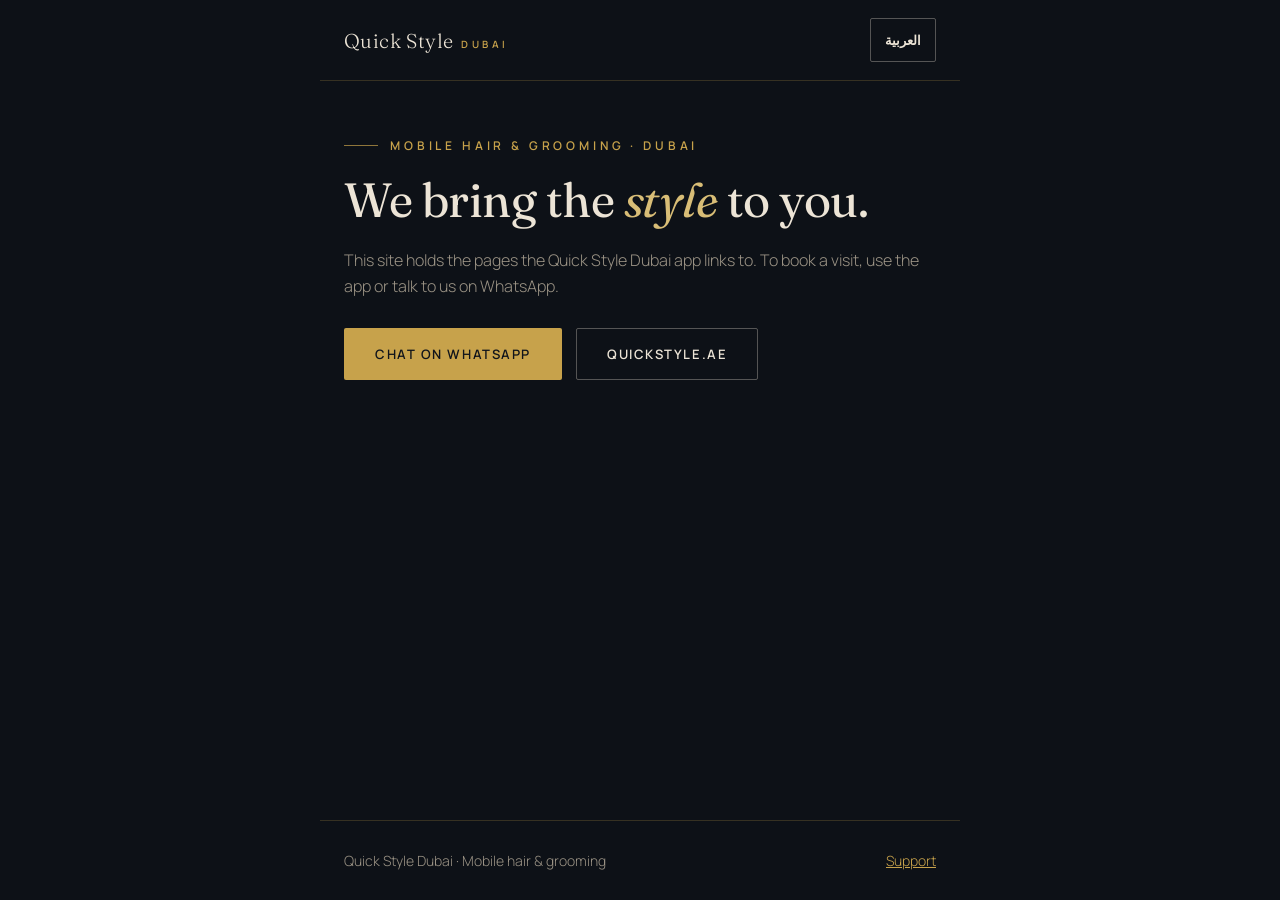
<file: index.html>
<!doctype html>
<html lang="en" dir="ltr">
<head>
<meta charset="utf-8">
<meta name="viewport" content="width=device-width,initial-scale=1">
<meta name="robots" content="noindex">
<title>Quick Style Dubai</title>
<link rel="icon" href="assets/favicon.svg" type="image/svg+xml">
<link rel="preconnect" href="https://fonts.googleapis.com">
<link rel="preconnect" href="https://fonts.gstatic.com" crossorigin>
<link rel="stylesheet" href="https://fonts.googleapis.com/css2?family=Amiri:wght@400;700&family=Fraunces:wght@300;400&family=IBM+Plex+Sans+Arabic:wght@300;500&family=Manrope:wght@300;500;600&display=swap">
<link rel="stylesheet" href="assets/style.css">
</head>
<body lang="en">
<span hidden id="titles" data-en="Quick Style Dubai" data-ar="كويك ستايل دبي"></span>
<header><a class="brand" href="./"><span class="en">Quick Style<small>Dubai</small></span><span class="ar">كويك ستايل<small>دبي</small></span></a><button id="lang" class="lang" type="button"><span class="en">العربية</span><span class="ar">English</span></button></header>
<main>
<p class="eyebrow"><span class="en">Mobile hair &amp; grooming · Dubai</span><span class="ar">العناية بالشعر والحلاقة · دبي</span></p>
<h1><span class="en">We bring the <em>style</em> to you.</span><span class="ar">نأتيكم بالأناقة إلى <em>باب بيتكم</em>.</span></h1>
<p><span class="en">This site holds the pages the Quick Style Dubai app links to. To book a visit, use the app or talk to us on WhatsApp.</span><span class="ar">يضم هذا الموقع الصفحات التي يرتبط بها تطبيق كويك ستايل دبي. للحجز استخدموا التطبيق أو تحدثوا إلينا عبر واتساب.</span></p>
<div class="actions"><a class="btn btn-gold" href="https://wa.me/971504896236"><span class="en">Chat on WhatsApp</span><span class="ar">تواصل عبر واتساب</span></a><a class="btn btn-ghost" href="https://quickstyle.ae">quickstyle.ae</a></div>
</main>
<footer><span class="en">Quick Style Dubai · Mobile hair &amp; grooming</span><span class="ar">كويك ستايل دبي · العناية بالشعر والحلاقة المتنقلة</span><a href="support/"><span class="en">Support</span><span class="ar">الدعم</span></a></footer>
<script src="assets/lang.js"></script>
</body>
</html>
</file>
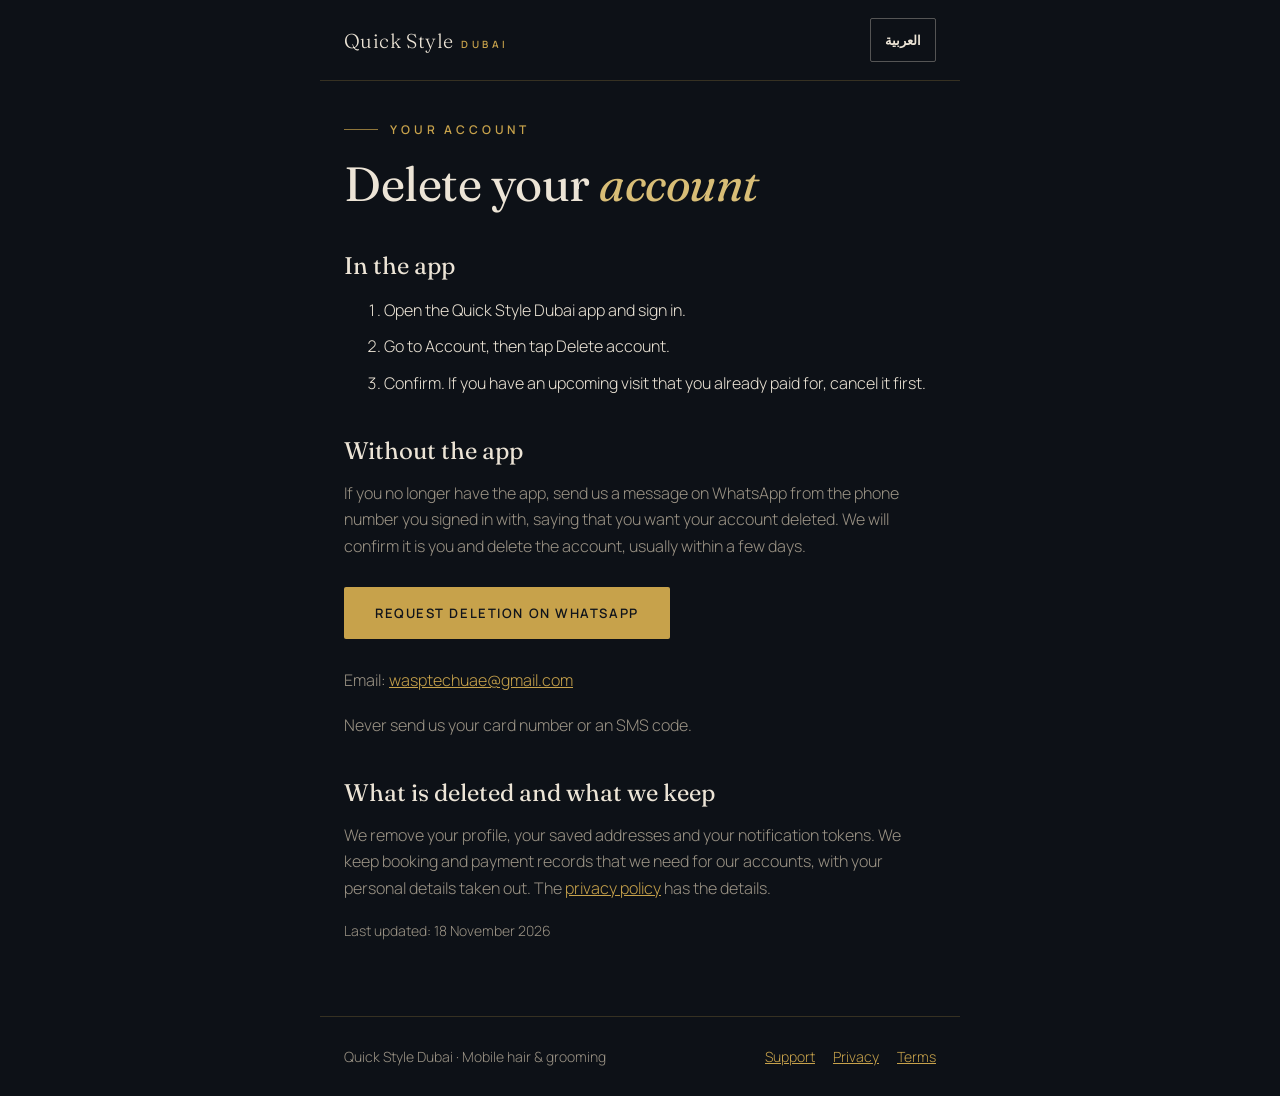
<file: delete-account/index.html>
<!doctype html>
<html lang="en" dir="ltr">
<head>
<meta charset="utf-8">
<meta name="viewport" content="width=device-width,initial-scale=1">
<meta name="robots" content="noindex">
<title>Delete your account · Quick Style Dubai</title>
<link rel="icon" href="../assets/favicon.svg" type="image/svg+xml">
<link rel="preconnect" href="https://fonts.googleapis.com">
<link rel="preconnect" href="https://fonts.gstatic.com" crossorigin>
<link rel="stylesheet" href="https://fonts.googleapis.com/css2?family=Amiri:wght@400;700&family=Fraunces:wght@300;400&family=IBM+Plex+Sans+Arabic:wght@300;500&family=Manrope:wght@300;500;600&display=swap">
<link rel="stylesheet" href="../assets/style.css">
</head>
<body lang="en">
<span hidden id="titles" data-en="Delete your account · Quick Style Dubai" data-ar="حذف الحساب · كويك ستايل دبي"></span>
<header><a class="brand" href="../"><span class="en">Quick Style<small>Dubai</small></span><span class="ar">كويك ستايل<small>دبي</small></span></a><button id="lang" class="lang" type="button"><span class="en">العربية</span><span class="ar">English</span></button></header>
<main class="doc">
<p class="eyebrow"><span class="en">Your account</span><span class="ar">حسابكم</span></p>
<h1><span class="en">Delete your <em>account</em></span><span class="ar">حذف <em>حسابكم</em></span></h1>
<h2><span class="en">In the app</span><span class="ar">من داخل التطبيق</span></h2>
<ol><li><span class="en">Open the Quick Style Dubai app and sign in.</span><span class="ar">افتحوا تطبيق كويك ستايل دبي وسجّلوا الدخول.</span></li><li><span class="en">Go to Account, then tap Delete account.</span><span class="ar">اذهبوا إلى الحساب ثم اضغطوا حذف الحساب.</span></li><li><span class="en">Confirm. If you have an upcoming visit that you already paid for, cancel it first.</span><span class="ar">أكّدوا الحذف. إذا كانت لديكم زيارة قادمة مدفوعة فألغوها أولًا.</span></li></ol>
<h2><span class="en">Without the app</span><span class="ar">بدون التطبيق</span></h2>
<p><span class="en">If you no longer have the app, send us a message on WhatsApp from the phone number you signed in with, saying that you want your account deleted. We will confirm it is you and delete the account, usually within a few days.</span><span class="ar">إذا لم يعد التطبيق لديكم، فراسلونا عبر واتساب من رقم الهاتف الذي سجّلتم به الدخول، واذكروا أنكم تريدون حذف حسابكم. سنتأكد أنه أنتم ثم نحذف الحساب، عادةً خلال بضعة أيام.</span></p>
<div class="actions"><a class="btn btn-gold" href="https://wa.me/971504896236"><span class="en">Request deletion on WhatsApp</span><span class="ar">اطلبوا الحذف عبر واتساب</span></a></div>
<p><span class="en">Email: <a href="mailto:wasptechuae@gmail.com">wasptechuae@gmail.com</a></span><span class="ar">البريد الإلكتروني: <a class="num" href="mailto:wasptechuae@gmail.com">wasptechuae@gmail.com</a></span></p>
<p><span class="en">Never send us your card number or an SMS code.</span><span class="ar">لا ترسلوا لنا أبدًا رقم بطاقتكم أو رمزًا وصلكم برسالة نصية.</span></p>
<h2><span class="en">What is deleted and what we keep</span><span class="ar">ما الذي يُحذف وما الذي نحتفظ به</span></h2>
<p><span class="en">We remove your profile, your saved addresses and your notification tokens. We keep booking and payment records that we need for our accounts, with your personal details taken out. The <a href="../privacy/">privacy policy</a> has the details.</span><span class="ar">نزيل ملفكم الشخصي وعناوينكم المحفوظة ورموز الإشعارات. ونحتفظ بسجلات الحجز والدفع التي نحتاجها لحساباتنا بعد إزالة بياناتكم الشخصية منها. التفاصيل في <a href="../privacy/">سياسة الخصوصية</a>.</span></p>
<p class="updated"><span class="en">Last updated: 18 November 2026</span><span class="ar">آخر تحديث: <span class="num">18</span> نوفمبر <span class="num">2026</span></span></p>
</main>
<footer><span class="en">Quick Style Dubai · Mobile hair &amp; grooming</span><span class="ar">كويك ستايل دبي · العناية بالشعر والحلاقة المتنقلة</span><span class="links"><a href="../support/"><span class="en">Support</span><span class="ar">الدعم</span></a><a href="../privacy/"><span class="en">Privacy</span><span class="ar">الخصوصية</span></a><a href="../terms/"><span class="en">Terms</span><span class="ar">الشروط</span></a></span></footer>
<script src="../assets/lang.js"></script>
</body>
</html>
</file>
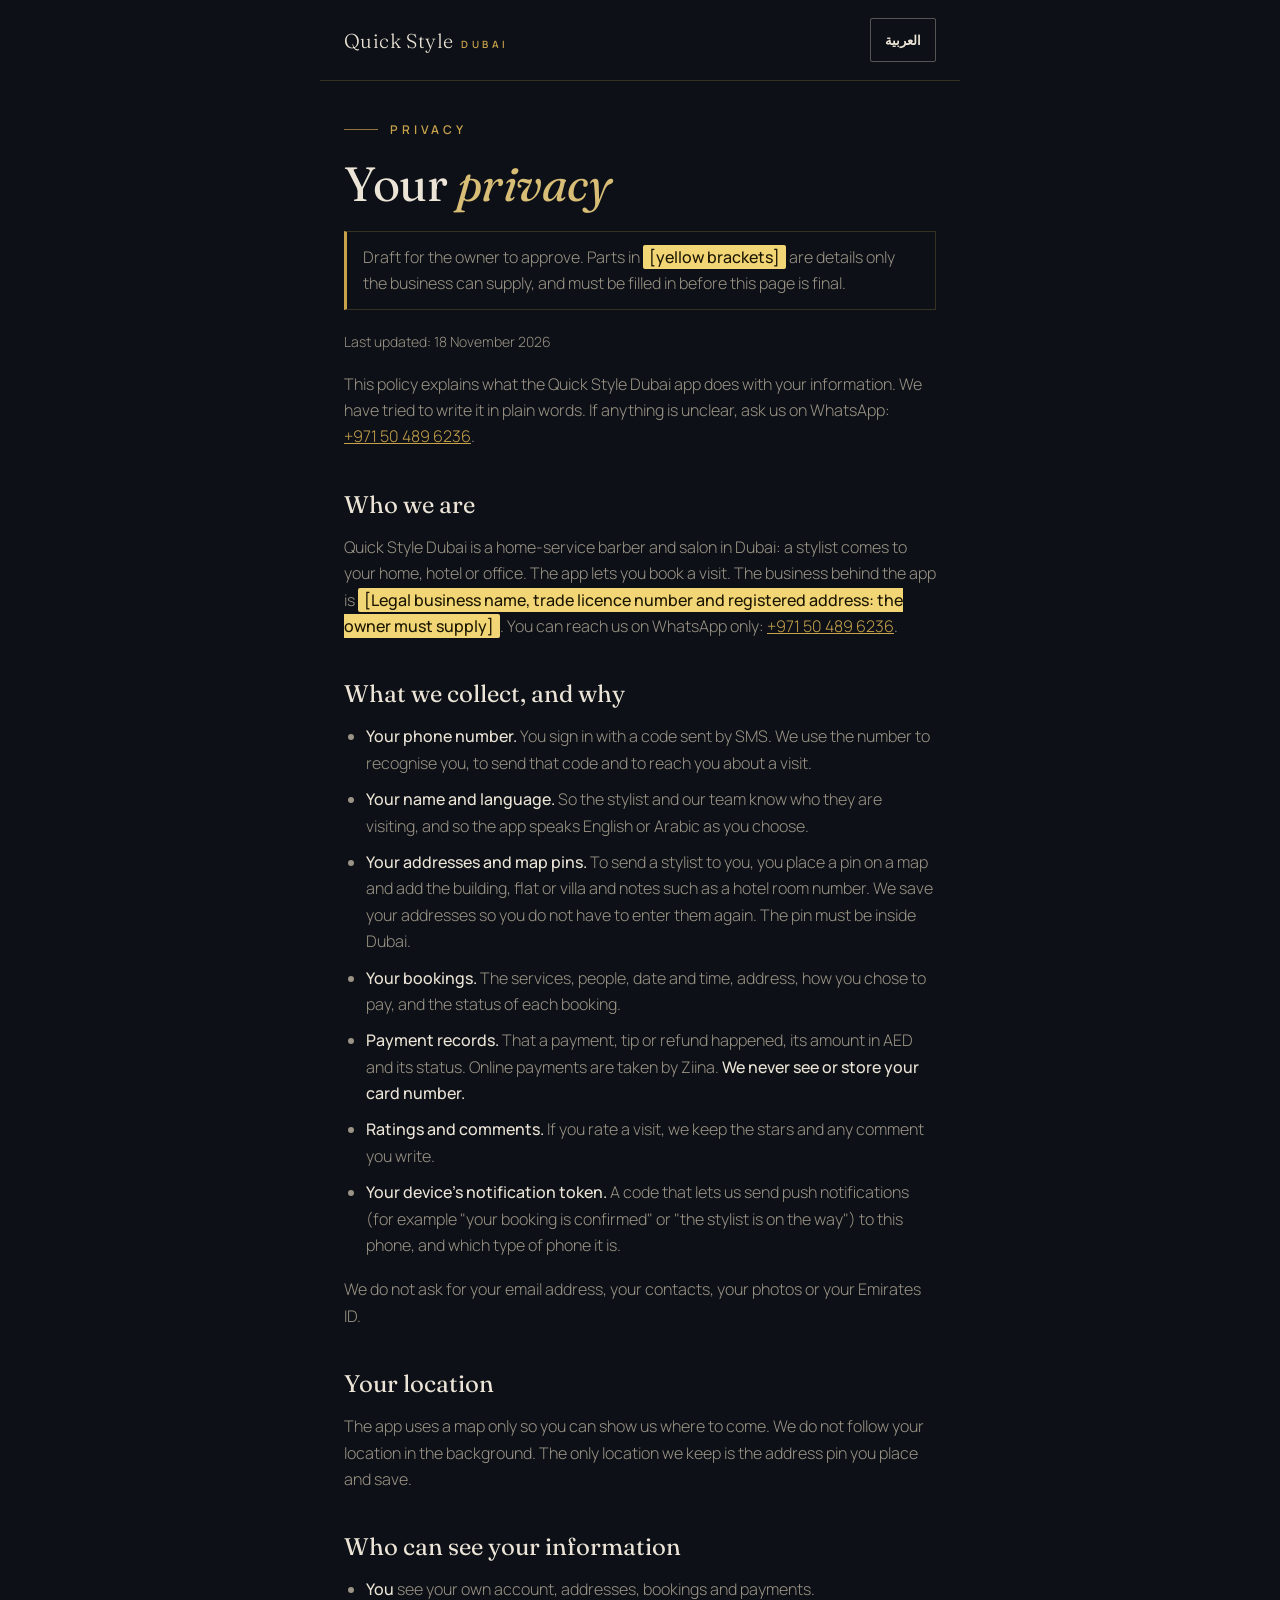
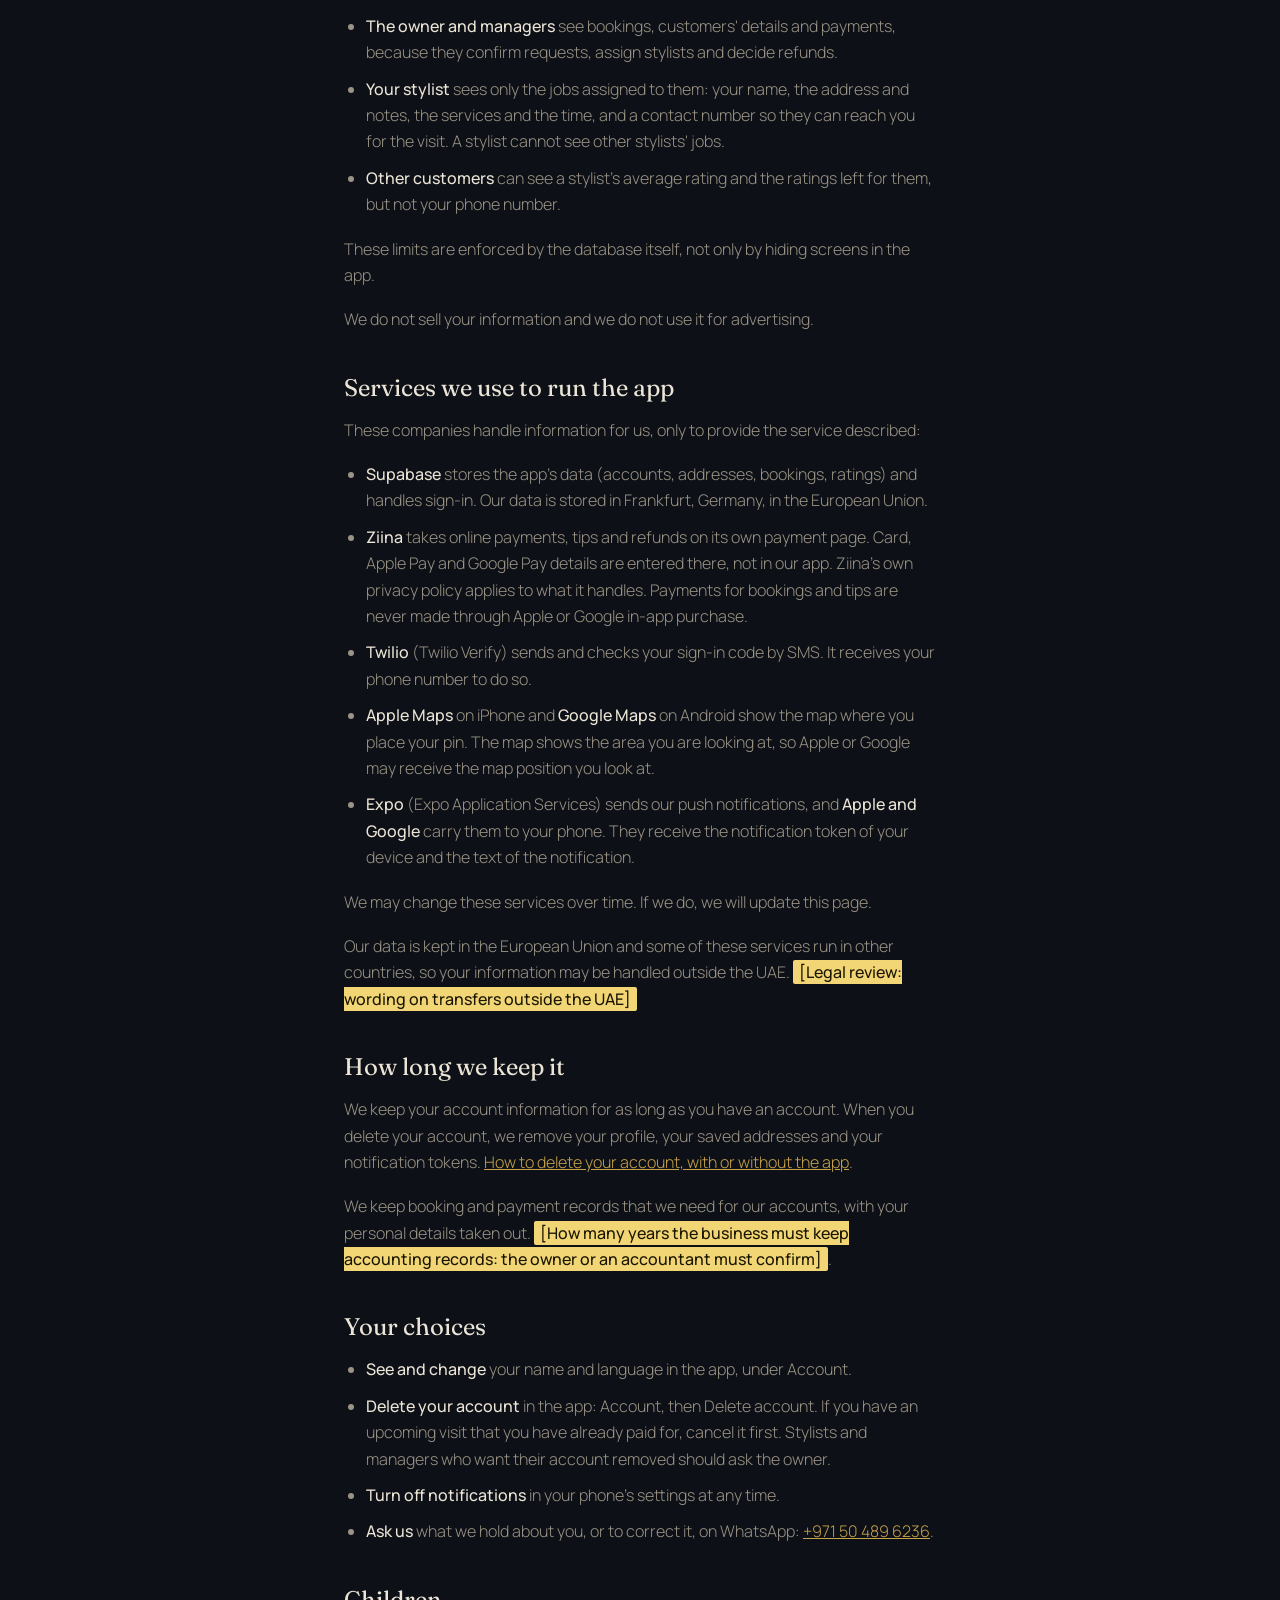
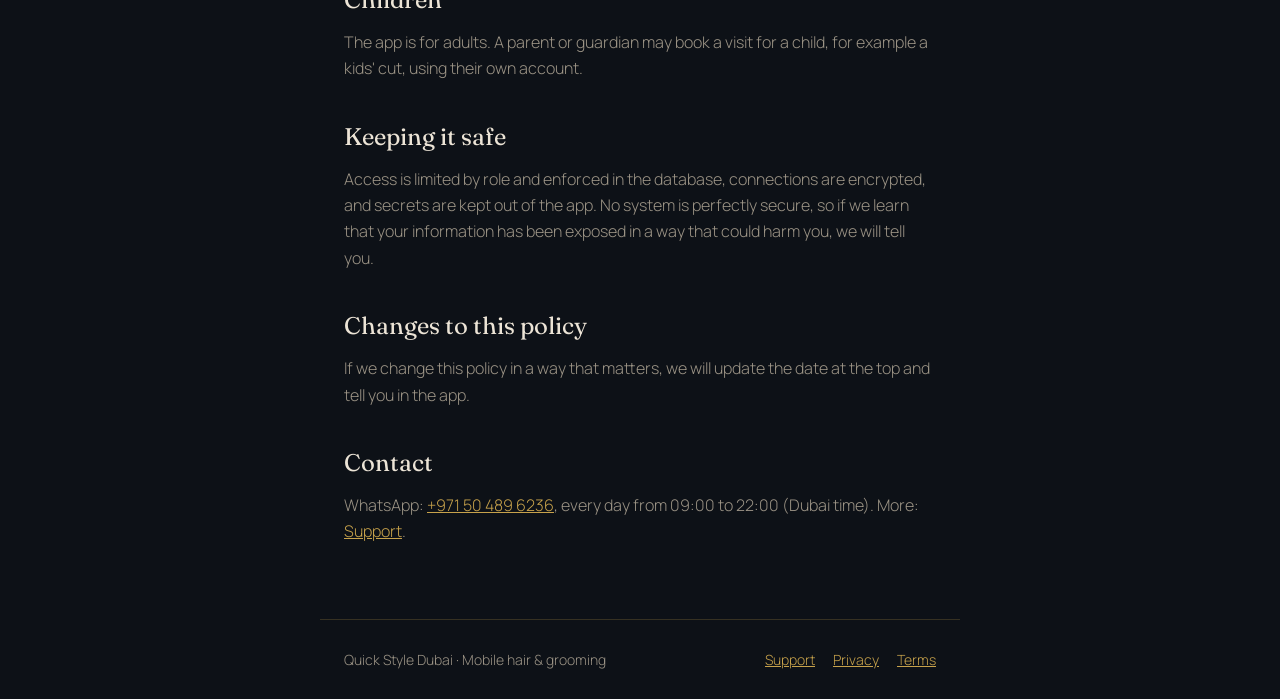
<file: privacy/index.html>
<!doctype html>
<html lang="en" dir="ltr">
<head>
<meta charset="utf-8">
<meta name="viewport" content="width=device-width,initial-scale=1">
<meta name="robots" content="noindex">
<title>Privacy policy · Quick Style Dubai</title>
<link rel="icon" href="../assets/favicon.svg" type="image/svg+xml">
<link rel="preconnect" href="https://fonts.googleapis.com">
<link rel="preconnect" href="https://fonts.gstatic.com" crossorigin>
<link rel="stylesheet" href="https://fonts.googleapis.com/css2?family=Amiri:wght@400;700&family=Fraunces:wght@300;400&family=IBM+Plex+Sans+Arabic:wght@300;500&family=Manrope:wght@300;500;600&display=swap">
<link rel="stylesheet" href="../assets/style.css">
</head>
<body lang="en">
<span hidden id="titles" data-en="Privacy policy · Quick Style Dubai" data-ar="سياسة الخصوصية · كويك ستايل دبي"></span>
<header><a class="brand" href="../"><span class="en">Quick Style<small>Dubai</small></span><span class="ar">كويك ستايل<small>دبي</small></span></a><button id="lang" class="lang" type="button"><span class="en">العربية</span><span class="ar">English</span></button></header>
<main class="doc">
<p class="eyebrow"><span class="en">Privacy</span><span class="ar">الخصوصية</span></p>
<h1><span class="en">Your <em>privacy</em></span><span class="ar"><em>خصوصيتكم</em> تهمنا</span></h1>
<div class="draft"><p><span class="en">Draft for the owner to approve. Parts in <mark class="todo">[yellow brackets]</mark> are details only the business can supply, and must be filled in before this page is final.</span><span class="ar">مسودة بانتظار موافقة المالك. الأجزاء الموجودة داخل <mark class="todo">[أقواس صفراء]</mark> تفاصيل لا يملكها إلا النشاط التجاري، ويجب استكمالها قبل اعتماد الصفحة.</span></p></div><p class="updated"><span class="en">Last updated: 18 November 2026</span><span class="ar">آخر تحديث: <span class="num">18</span> نوفمبر <span class="num">2026</span></span></p><p><span class="en">This policy explains what the Quick Style Dubai app does with your information. We have tried to write it in plain words. If anything is unclear, ask us on WhatsApp: <a class="num" href="https://wa.me/971504896236">+971 50 489 6236</a>.</span><span class="ar">توضح هذه السياسة ما يفعله تطبيق كويك ستايل دبي بمعلوماتكم. حاولنا كتابتها بكلمات بسيطة. إن كان أي شيء غير واضح، اسألونا عبر واتساب: <a class="num" href="https://wa.me/971504896236">+971 50 489 6236</a>.</span></p><h2><span class="en">Who we are</span><span class="ar">من نحن</span></h2><p><span class="en">Quick Style Dubai is a home-service barber and salon in Dubai: a stylist comes to your home, hotel or office. The app lets you book a visit. The business behind the app is <mark class="todo">[Legal business name, trade licence number and registered address: the owner must supply]</mark>. You can reach us on WhatsApp only: <a class="num" href="https://wa.me/971504896236">+971 50 489 6236</a>.</span><span class="ar">كويك ستايل دبي خدمة حلاقة وصالون منزلي في دبي: يأتي المصفف إلى منزلكم أو فندقكم أو مكتبكم. يتيح التطبيق حجز زيارة. النشاط التجاري المسؤول عن التطبيق هو <mark class="todo">[الاسم القانوني للنشاط ورقم الرخصة التجارية والعنوان المسجل: على المالك تزويدنا بها]</mark>. وسيلة التواصل معنا هي واتساب فقط: <a class="num" href="https://wa.me/971504896236">+971 50 489 6236</a>.</span></p><h2><span class="en">What we collect, and why</span><span class="ar">ما الذي نجمعه ولماذا</span></h2><ul><li><span class="en"><strong>Your phone number.</strong> You sign in with a code sent by SMS. We use the number to recognise you, to send that code and to reach you about a visit.</span><span class="ar"><strong>رقم هاتفكم.</strong> تسجلون الدخول برمز يصلكم برسالة نصية. نستخدم الرقم للتعرف عليكم وإرسال الرمز والتواصل معكم بشأن الزيارة.</span></li><li><span class="en"><strong>Your name and language.</strong> So the stylist and our team know who they are visiting, and so the app speaks English or Arabic as you choose.</span><span class="ar"><strong>اسمكم ولغتكم.</strong> ليعرف المصفف وفريقنا من سيزورون، وليظهر التطبيق بالعربية أو الإنجليزية حسب اختياركم.</span></li><li><span class="en"><strong>Your addresses and map pins.</strong> To send a stylist to you, you place a pin on a map and add the building, flat or villa and notes such as a hotel room number. We save your addresses so you do not have to enter them again. The pin must be inside Dubai.</span><span class="ar"><strong>عناوينكم ومواقع الدبوس على الخريطة.</strong> لنرسل إليكم مصففًا، تضعون دبوسًا على الخريطة وتضيفون المبنى أو الشقة أو الفيلا وملاحظات مثل رقم غرفة الفندق. نحفظ عناوينكم لتجنب إعادة إدخالها. يجب أن يكون الدبوس داخل دبي.</span></li><li><span class="en"><strong>Your bookings.</strong> The services, people, date and time, address, how you chose to pay, and the status of each booking.</span><span class="ar"><strong>حجوزاتكم.</strong> الخدمات وعدد الأشخاص والتاريخ والوقت والعنوان وطريقة الدفع التي اخترتموها وحالة كل حجز.</span></li><li><span class="en"><strong>Payment records.</strong> That a payment, tip or refund happened, its amount in AED and its status. Online payments are taken by Ziina. <strong>We never see or store your card number.</strong></span><span class="ar"><strong>سجلات الدفع.</strong> أن عملية دفع أو إكرامية أو استرداد قد تمت، ومبلغها بالدرهم وحالتها. تتولى شركة زيينا (Ziina) الدفع عبر الإنترنت. <strong>لا نرى رقم بطاقتكم ولا نخزّنه أبدًا.</strong></span></li><li><span class="en"><strong>Ratings and comments.</strong> If you rate a visit, we keep the stars and any comment you write.</span><span class="ar"><strong>التقييمات والتعليقات.</strong> إذا قيّمتم زيارة، نحتفظ بعدد النجوم وأي تعليق تكتبونه.</span></li><li><span class="en"><strong>Your device's notification token.</strong> A code that lets us send push notifications (for example "your booking is confirmed" or "the stylist is on the way") to this phone, and which type of phone it is.</span><span class="ar"><strong>رمز الإشعارات لجهازكم.</strong> رمز يتيح لنا إرسال إشعارات إلى هذا الهاتف (مثل "تم تأكيد حجزكم" أو "المصفف في الطريق") ونوع الهاتف.</span></li></ul><p><span class="en">We do not ask for your email address, your contacts, your photos or your Emirates ID.</span><span class="ar">لا نطلب بريدكم الإلكتروني ولا جهات اتصالكم ولا صوركم ولا الهوية الإماراتية.</span></p><h2><span class="en">Your location</span><span class="ar">موقعكم</span></h2><p><span class="en">The app uses a map only so you can show us where to come. We do not follow your location in the background. The only location we keep is the address pin you place and save.</span><span class="ar">يستخدم التطبيق الخريطة فقط لتحديد مكان الزيارة. لا نتتبع موقعكم في الخلفية. الموقع الوحيد الذي نحتفظ به هو دبوس العنوان الذي تضعونه وتحفظونه.</span></p><h2><span class="en">Who can see your information</span><span class="ar">من يمكنه الاطلاع على معلوماتكم</span></h2><ul><li><span class="en"><strong>You</strong> see your own account, addresses, bookings and payments.</span><span class="ar"><strong>أنتم</strong> ترون حسابكم وعناوينكم وحجوزاتكم ومدفوعاتكم.</span></li><li><span class="en"><strong>The owner and managers</strong> see bookings, customers' details and payments, because they confirm requests, assign stylists and decide refunds.</span><span class="ar"><strong>المالك والمديرون</strong> يرون الحجوزات وبيانات العملاء والمدفوعات، لأنهم يؤكدون الطلبات ويُسندون المصففين ويقررون الاستردادات.</span></li><li><span class="en"><strong>Your stylist</strong> sees only the jobs assigned to them: your name, the address and notes, the services and the time, and a contact number so they can reach you for the visit. A stylist cannot see other stylists' jobs.</span><span class="ar"><strong>مصففكم</strong> يرى فقط الأعمال المسندة إليه: اسمكم والعنوان والملاحظات والخدمات والوقت، ورقم للتواصل ليتمكن من الوصول إليكم أثناء الزيارة. ولا يستطيع المصفف رؤية أعمال غيره.</span></li><li><span class="en"><strong>Other customers</strong> can see a stylist's average rating and the ratings left for them, but not your phone number.</span><span class="ar"><strong>العملاء الآخرون</strong> يرون متوسط تقييم المصفف والتقييمات التي تلقاها، لكن لا يرون رقم هاتفكم.</span></li></ul><p><span class="en">These limits are enforced by the database itself, not only by hiding screens in the app.</span><span class="ar">هذه الحدود مفروضة في قاعدة البيانات نفسها، وليس فقط بإخفاء الشاشات في التطبيق.</span></p><p><span class="en">We do not sell your information and we do not use it for advertising.</span><span class="ar">لا نبيع معلوماتكم ولا نستخدمها في الإعلانات.</span></p><h2><span class="en">Services we use to run the app</span><span class="ar">الخدمات التي نستعين بها لتشغيل التطبيق</span></h2><p><span class="en">These companies handle information for us, only to provide the service described:</span><span class="ar">تعالج هذه الشركات المعلومات نيابةً عنا، وفقط لتقديم الخدمة الموضحة:</span></p><ul><li><span class="en"><strong>Supabase</strong> stores the app's data (accounts, addresses, bookings, ratings) and handles sign-in. Our data is stored in Frankfurt, Germany, in the European Union.</span><span class="ar"><strong>سوبابيس (Supabase)</strong> تخزّن بيانات التطبيق (الحسابات والعناوين والحجوزات والتقييمات) وتتولى تسجيل الدخول. تُخزَّن بياناتنا في فرانكفورت بألمانيا ضمن الاتحاد الأوروبي.</span></li><li><span class="en"><strong>Ziina</strong> takes online payments, tips and refunds on its own payment page. Card, Apple Pay and Google Pay details are entered there, not in our app. Ziina's own privacy policy applies to what it handles. Payments for bookings and tips are never made through Apple or Google in-app purchase.</span><span class="ar"><strong>زيينا (Ziina)</strong> تتولى المدفوعات عبر الإنترنت والإكراميات والاستردادات في صفحة الدفع الخاصة بها. تُدخل بيانات البطاقة أو أبل باي أو جوجل باي هناك وليس في تطبيقنا. وتسري سياسة خصوصية زيينا على ما تعالجه. لا تتم مدفوعات الحجوزات والإكراميات أبدًا عبر المشتريات داخل التطبيق من أبل أو جوجل.</span></li><li><span class="en"><strong>Twilio</strong> (Twilio Verify) sends and checks your sign-in code by SMS. It receives your phone number to do so.</span><span class="ar"><strong>تويليو (Twilio)</strong> (خدمة Twilio Verify) ترسل رمز الدخول إليكم برسالة نصية وتتحقق منه. تستلم رقم هاتفكم لهذا الغرض.</span></li><li><span class="en"><strong>Apple Maps</strong> on iPhone and <strong>Google Maps</strong> on Android show the map where you place your pin. The map shows the area you are looking at, so Apple or Google may receive the map position you look at.</span><span class="ar"><strong>خرائط أبل</strong> على الآيفون و<strong>خرائط جوجل</strong> على الأندرويد تعرض الخريطة التي تضعون عليها الدبوس. تُظهر الخريطة المنطقة التي تتصفحونها، لذلك قد تستلم أبل أو جوجل موضع الخريطة الذي تنظرون إليه.</span></li><li><span class="en"><strong>Expo</strong> (Expo Application Services) sends our push notifications, and <strong>Apple and Google</strong> carry them to your phone. They receive the notification token of your device and the text of the notification.</span><span class="ar"><strong>إكسبو (Expo)</strong> (خدمات Expo Application Services) ترسل إشعاراتنا، و<strong>أبل وجوجل</strong> تنقلانها إلى هاتفكم. تستلم هذه الجهات رمز الإشعارات لجهازكم ونص الإشعار.</span></li></ul><p><span class="en">We may change these services over time. If we do, we will update this page.</span><span class="ar">قد نغيّر هذه الخدمات مع الوقت. وإذا فعلنا فسنحدّث هذه الصفحة.</span></p><p><span class="en">Our data is kept in the European Union and some of these services run in other countries, so your information may be handled outside the UAE. <mark class="todo">[Legal review: wording on transfers outside the UAE]</mark></span><span class="ar">بياناتنا مخزنة في الاتحاد الأوروبي وبعض هذه الخدمات تعمل في دول أخرى، لذلك قد تُعالَج معلوماتكم خارج الإمارات. <mark class="todo">[مراجعة قانونية: صياغة نقل البيانات خارج الإمارات]</mark></span></p><h2><span class="en">How long we keep it</span><span class="ar">مدة الاحتفاظ</span></h2><p><span class="en">We keep your account information for as long as you have an account. When you delete your account, we remove your profile, your saved addresses and your notification tokens. <a href="../delete-account/">How to delete your account, with or without the app</a>.</span><span class="ar">نحتفظ بمعلومات حسابكم ما دام حسابكم قائمًا. عند حذف الحساب نزيل ملفكم الشخصي وعناوينكم المحفوظة ورموز الإشعارات. <a href="../delete-account/">كيفية حذف الحساب مع التطبيق أو بدونه</a>.</span></p><p><span class="en">We keep booking and payment records that we need for our accounts, with your personal details taken out. <mark class="todo">[How many years the business must keep accounting records: the owner or an accountant must confirm]</mark>.</span><span class="ar">نحتفظ بسجلات الحجوزات والمدفوعات التي نحتاجها لحساباتنا بعد إزالة بياناتكم الشخصية منها. <mark class="todo">[عدد السنوات التي يلزم فيها حفظ السجلات المحاسبية: على المالك أو المحاسب تأكيدها]</mark>.</span></p><h2><span class="en">Your choices</span><span class="ar">خياراتكم</span></h2><ul><li><span class="en"><strong>See and change</strong> your name and language in the app, under Account.</span><span class="ar"><strong>الاطلاع والتعديل:</strong> يمكنكم تعديل اسمكم ولغتكم في التطبيق من صفحة الحساب.</span></li><li><span class="en"><strong>Delete your account</strong> in the app: Account, then Delete account. If you have an upcoming visit that you have already paid for, cancel it first. Stylists and managers who want their account removed should ask the owner.</span><span class="ar"><strong>حذف حسابكم</strong> من التطبيق: الحساب ثم حذف الحساب. إذا كانت لديكم زيارة قادمة مدفوعة، ألغوها أولًا. المصففون والمديرون الذين يريدون حذف حساباتهم يطلبون ذلك من المالك.</span></li><li><span class="en"><strong>Turn off notifications</strong> in your phone's settings at any time.</span><span class="ar"><strong>إيقاف الإشعارات</strong> من إعدادات هاتفكم في أي وقت.</span></li><li><span class="en"><strong>Ask us</strong> what we hold about you, or to correct it, on WhatsApp: <a class="num" href="https://wa.me/971504896236">+971 50 489 6236</a>.</span><span class="ar"><strong>اسألونا</strong> عمّا نحتفظ به عنكم أو اطلبوا تصحيحه عبر واتساب: <a class="num" href="https://wa.me/971504896236">+971 50 489 6236</a>.</span></li></ul><h2><span class="en">Children</span><span class="ar">الأطفال</span></h2><p><span class="en">The app is for adults. A parent or guardian may book a visit for a child, for example a kids' cut, using their own account.</span><span class="ar">التطبيق مخصص للبالغين. يمكن للوالد أو الوصي حجز زيارة لطفل، مثل قصة أطفال، من حسابه الخاص.</span></p><h2><span class="en">Keeping it safe</span><span class="ar">حمايتها</span></h2><p><span class="en">Access is limited by role and enforced in the database, connections are encrypted, and secrets are kept out of the app. No system is perfectly secure, so if we learn that your information has been exposed in a way that could harm you, we will tell you.</span><span class="ar">الوصول محدد حسب الدور ومفروض في قاعدة البيانات، والاتصالات مشفّرة، والمفاتيح السرية لا توضع داخل التطبيق. لا يوجد نظام آمن بالكامل، فإذا علمنا بتسرب معلوماتكم بطريقة قد تضركم فسنخبركم.</span></p><h2><span class="en">Changes to this policy</span><span class="ar">تغييرات هذه السياسة</span></h2><p><span class="en">If we change this policy in a way that matters, we will update the date at the top and tell you in the app.</span><span class="ar">إذا غيّرنا هذه السياسة تغييرًا مهمًا فسنحدّث التاريخ في أعلاها ونخبركم داخل التطبيق.</span></p><h2><span class="en">Contact</span><span class="ar">التواصل</span></h2><p><span class="en">WhatsApp: <a class="num" href="https://wa.me/971504896236">+971 50 489 6236</a>, every day from 09:00 to 22:00 (Dubai time). More: <a href="../support/">Support</a>.</span><span class="ar">واتساب: <a class="num" href="https://wa.me/971504896236">+971 50 489 6236</a>، يوميًا من <span class="num">09:00</span> إلى <span class="num">22:00</span> بتوقيت دبي. المزيد: <a href="../support/">الدعم</a>.</span></p>
</main>
<footer><span class="en">Quick Style Dubai · Mobile hair &amp; grooming</span><span class="ar">كويك ستايل دبي · العناية بالشعر والحلاقة المتنقلة</span><span class="links"><a href="../support/"><span class="en">Support</span><span class="ar">الدعم</span></a><a href="../privacy/"><span class="en">Privacy</span><span class="ar">الخصوصية</span></a><a href="../terms/"><span class="en">Terms</span><span class="ar">الشروط</span></a></span></footer>
<script src="../assets/lang.js"></script>
</body>
</html>
</file>
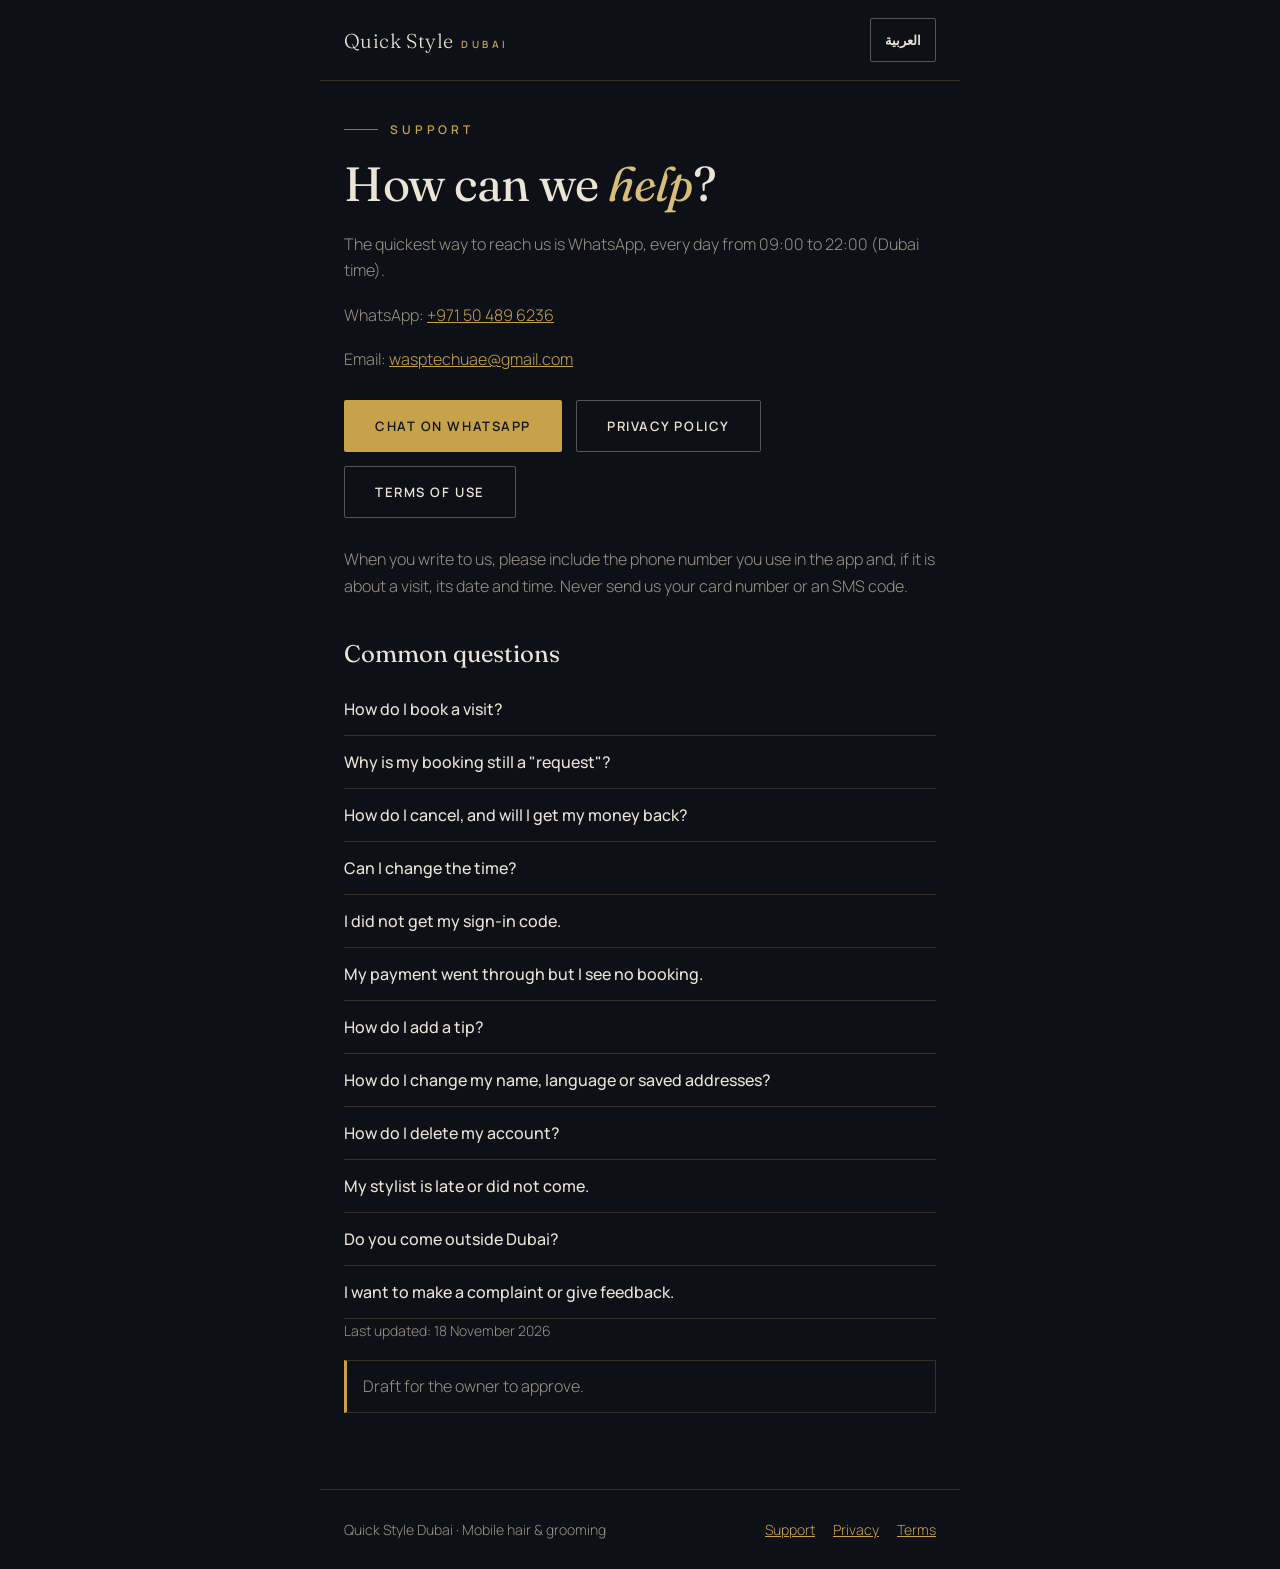
<file: support/index.html>
<!doctype html>
<html lang="en" dir="ltr">
<head>
<meta charset="utf-8">
<meta name="viewport" content="width=device-width,initial-scale=1">
<meta name="robots" content="noindex">
<title>Support · Quick Style Dubai</title>
<link rel="icon" href="../assets/favicon.svg" type="image/svg+xml">
<link rel="preconnect" href="https://fonts.googleapis.com">
<link rel="preconnect" href="https://fonts.gstatic.com" crossorigin>
<link rel="stylesheet" href="https://fonts.googleapis.com/css2?family=Amiri:wght@400;700&family=Fraunces:wght@300;400&family=IBM+Plex+Sans+Arabic:wght@300;500&family=Manrope:wght@300;500;600&display=swap">
<link rel="stylesheet" href="../assets/style.css">
</head>
<body lang="en">
<span hidden id="titles" data-en="Support · Quick Style Dubai" data-ar="الدعم · كويك ستايل دبي"></span>
<header><a class="brand" href="../"><span class="en">Quick Style<small>Dubai</small></span><span class="ar">كويك ستايل<small>دبي</small></span></a><button id="lang" class="lang" type="button"><span class="en">العربية</span><span class="ar">English</span></button></header>
<main class="doc">
<p class="eyebrow"><span class="en">Support</span><span class="ar">الدعم</span></p>
<h1><span class="en">How can we <em>help</em>?</span><span class="ar">كيف يمكننا <em>مساعدتكم</em>؟</span></h1>
<p><span class="en">The quickest way to reach us is WhatsApp, every day from 09:00 to 22:00 (Dubai time).</span><span class="ar">أسرع طريقة للتواصل معنا هي واتساب، يوميًا من <span class="num">09:00</span> إلى <span class="num">22:00</span> بتوقيت دبي.</span></p><p><span class="en">WhatsApp: <a class="num" href="https://wa.me/971504896236">+971 50 489 6236</a></span><span class="ar">واتساب: <a class="num" href="https://wa.me/971504896236">+971 50 489 6236</a></span></p><p><span class="en">Email: <a href="mailto:wasptechuae@gmail.com">wasptechuae@gmail.com</a></span><span class="ar">البريد الإلكتروني: <a class="num" href="mailto:wasptechuae@gmail.com">wasptechuae@gmail.com</a></span></p><div class="actions"><a class="btn btn-gold" href="https://wa.me/971504896236"><span class="en">Chat on WhatsApp</span><span class="ar">تواصل عبر واتساب</span></a><a class="btn btn-ghost" href="../privacy/"><span class="en">Privacy policy</span><span class="ar">سياسة الخصوصية</span></a><a class="btn btn-ghost" href="../terms/"><span class="en">Terms of use</span><span class="ar">شروط الاستخدام</span></a></div><p><span class="en">When you write to us, please include the phone number you use in the app and, if it is about a visit, its date and time. Never send us your card number or an SMS code.</span><span class="ar">عند مراسلتنا، اذكروا رقم الهاتف الذي تستخدمونه في التطبيق، وإن كان الأمر يخص زيارة فاذكروا تاريخها ووقتها. لا ترسلوا لنا أبدًا رقم بطاقتكم أو رمزًا وصلكم برسالة نصية.</span></p><h2><span class="en">Common questions</span><span class="ar">أسئلة شائعة</span></h2><details><summary><span class="en">How do I book a visit?</span><span class="ar">كيف أحجز زيارة؟</span></summary><p><span class="en">Open the app, choose your services and who they are for, pick a stylist or "any available", choose a time, set your address on the map, and choose to pay online or at the visit. This sends us a request; we confirm it and tell you with a notification.</span><span class="ar">افتحوا التطبيق، واختاروا الخدمات ولمن هي، ثم مصففًا أو "أي متاح"، ثم الوقت، وحدّدوا عنوانكم على الخريطة، واختاروا الدفع عبر الإنترنت أو عند الزيارة. بذلك يصلنا طلب، ونؤكده ونخبركم بإشعار.</span></p></details><details><summary><span class="en">Why is my booking still a "request"?</span><span class="ar">لماذا ما زال حجزي "طلبًا"؟</span></summary><p><span class="en">Every booking is confirmed by us, and we assign the stylist. If we do not answer within 60 minutes, the request expires and any online payment is refunded in full. You can then pick another time or message us on WhatsApp.</span><span class="ar">نؤكد كل حجز بأنفسنا ونُسند المصفف. إذا لم نرد خلال <span class="num">60</span> دقيقة ينتهي الطلب ويُسترد أي مبلغ مدفوع عبر الإنترنت كاملًا. بعدها يمكنكم اختيار وقت آخر أو مراسلتنا عبر واتساب.</span></p></details><details><summary><span class="en">How do I cancel, and will I get my money back?</span><span class="ar">كيف ألغي، وهل أستعيد مالي؟</span></summary><p><span class="en">Open the booking in the app and tap cancel. Up to 24 hours before the visit it is free, with a full refund. Closer than that, we decide the refund for each case. The full rules are in the <a href="../terms/">terms</a>.</span><span class="ar">افتحوا الحجز في التطبيق واضغطوا إلغاء. قبل الزيارة بـ <span class="num">24</span> ساعة أو أكثر يكون الإلغاء مجانيًا مع استرداد كامل. وإذا كان الوقت أقرب من ذلك فإننا نقرّر الاسترداد في كل حالة. القواعد الكاملة في <a href="../terms/">الشروط</a>.</span></p></details><details><summary><span class="en">Can I change the time?</span><span class="ar">هل يمكنني تغيير الموعد؟</span></summary><p><span class="en">Yes, up to 24 hours before the visit: ask for a new time in the app. Your original time stands until we accept, and what you paid carries over.</span><span class="ar">نعم، حتى <span class="num">24</span> ساعة قبل الزيارة: اطلبوا وقتًا جديدًا من التطبيق. يبقى موعدكم الأصلي قائمًا حتى نقبل الطلب، وما دفعتموه ينتقل معه.</span></p></details><details><summary><span class="en">I did not get my sign-in code.</span><span class="ar">لم يصلني رمز الدخول.</span></summary><p><span class="en">Check the number is correct, wait a minute, then ask for a new code. Make sure your phone has signal and that SMS from unknown senders is not blocked. If it still does not come, message us on WhatsApp.</span><span class="ar">تأكدوا من صحة الرقم، وانتظروا دقيقة ثم اطلبوا رمزًا جديدًا. تأكدوا من وجود إشارة في هاتفكم وأن الرسائل من مرسلين غير معروفين ليست محظورة. وإن لم يصل فراسلونا عبر واتساب.</span></p></details><details><summary><span class="en">My payment went through but I see no booking.</span><span class="ar">تم الدفع لكن لا أرى حجزًا.</span></summary><p><span class="en">Wait a minute and reopen the app: we confirm the payment with our payment provider, not from the page you were sent back from. If nothing appears, message us on WhatsApp. If a payment arrives for a time that is no longer available, it is refunded in full.</span><span class="ar">انتظروا دقيقة وأعيدوا فتح التطبيق: فنحن نتحقق من الدفع لدى مزود الدفع وليس من الصفحة التي عدتم منها. وإن لم يظهر شيء فراسلونا عبر واتساب. وإذا وصل دفع لوقت لم يعد متاحًا فإنه يُسترد كاملًا.</span></p></details><details><summary><span class="en">How do I add a tip?</span><span class="ar">كيف أضيف إكرامية؟</span></summary><p><span class="en">You can add one when you pay online, or on the rating screen after the visit. Tips are optional. A cash tip goes directly to the stylist.</span><span class="ar">يمكنكم إضافتها عند الدفع عبر الإنترنت أو في شاشة التقييم بعد الزيارة. الإكرامية اختيارية. والإكرامية النقدية تُعطى للمصفف مباشرة.</span></p></details><details><summary><span class="en">How do I change my name, language or saved addresses?</span><span class="ar">كيف أغيّر اسمي أو لغتي أو عناويني المحفوظة؟</span></summary><p><span class="en">Open Account in the app. You can switch between English and Arabic at any time.</span><span class="ar">افتحوا صفحة الحساب في التطبيق. يمكنكم التبديل بين العربية والإنجليزية في أي وقت.</span></p></details><details><summary><span class="en">How do I delete my account?</span><span class="ar">كيف أحذف حسابي؟</span></summary><p><span class="en">In the app: Account, then Delete account. If you have an upcoming visit that you already paid for, cancel it first. See <a href="../delete-account/">how to delete your account</a>, with or without the app, and the <a href="../privacy/">privacy policy</a> for what is removed and what we keep. Stylists and managers should ask the owner.</span><span class="ar">في التطبيق: الحساب ثم حذف الحساب. إذا كانت لديكم زيارة قادمة مدفوعة فألغوها أولًا. راجعوا <a href="../delete-account/">كيفية حذف الحساب</a> مع التطبيق أو بدونه، و<a href="../privacy/">سياسة الخصوصية</a> لمعرفة ما يُزال وما نحتفظ به. على المصففين والمديرين مراجعة المالك.</span></p></details><details><summary><span class="en">My stylist is late or did not come.</span><span class="ar">تأخر المصفف أو لم يحضر.</span></summary><p><span class="en">Message us on WhatsApp straight away with your booking time. We will check with the stylist and sort it out.</span><span class="ar">راسلونا عبر واتساب فورًا مع ذكر وقت حجزكم. سنتواصل مع المصفف ونعالج الأمر.</span></p></details><details><summary><span class="en">Do you come outside Dubai?</span><span class="ar">هل تزورون خارج دبي؟</span></summary><p><span class="en">No. We only visit addresses in Dubai. If your pin is outside Dubai the app will say so and offer a WhatsApp link.</span><span class="ar">لا. نزور العناوين داخل دبي فقط. إذا كان الدبوس خارج دبي سيخبركم التطبيق ويعرض رابط واتساب.</span></p></details><details><summary><span class="en">I want to make a complaint or give feedback.</span><span class="ar">أريد تقديم شكوى أو ملاحظة.</span></summary><p><span class="en">Please tell us on WhatsApp. You can also rate the visit in the app.</span><span class="ar">يرجى إخبارنا عبر واتساب. ويمكنكم أيضًا تقييم الزيارة في التطبيق.</span></p></details><p class="updated"><span class="en">Last updated: 18 November 2026</span><span class="ar">آخر تحديث: <span class="num">18</span> نوفمبر <span class="num">2026</span></span></p><div class="draft"><p><span class="en">Draft for the owner to approve.</span><span class="ar">مسودة بانتظار موافقة المالك.</span></p></div>
</main>
<footer><span class="en">Quick Style Dubai · Mobile hair &amp; grooming</span><span class="ar">كويك ستايل دبي · العناية بالشعر والحلاقة المتنقلة</span><span class="links"><a href="../support/"><span class="en">Support</span><span class="ar">الدعم</span></a><a href="../privacy/"><span class="en">Privacy</span><span class="ar">الخصوصية</span></a><a href="../terms/"><span class="en">Terms</span><span class="ar">الشروط</span></a></span></footer>
<script src="../assets/lang.js"></script>
</body>
</html>
</file>
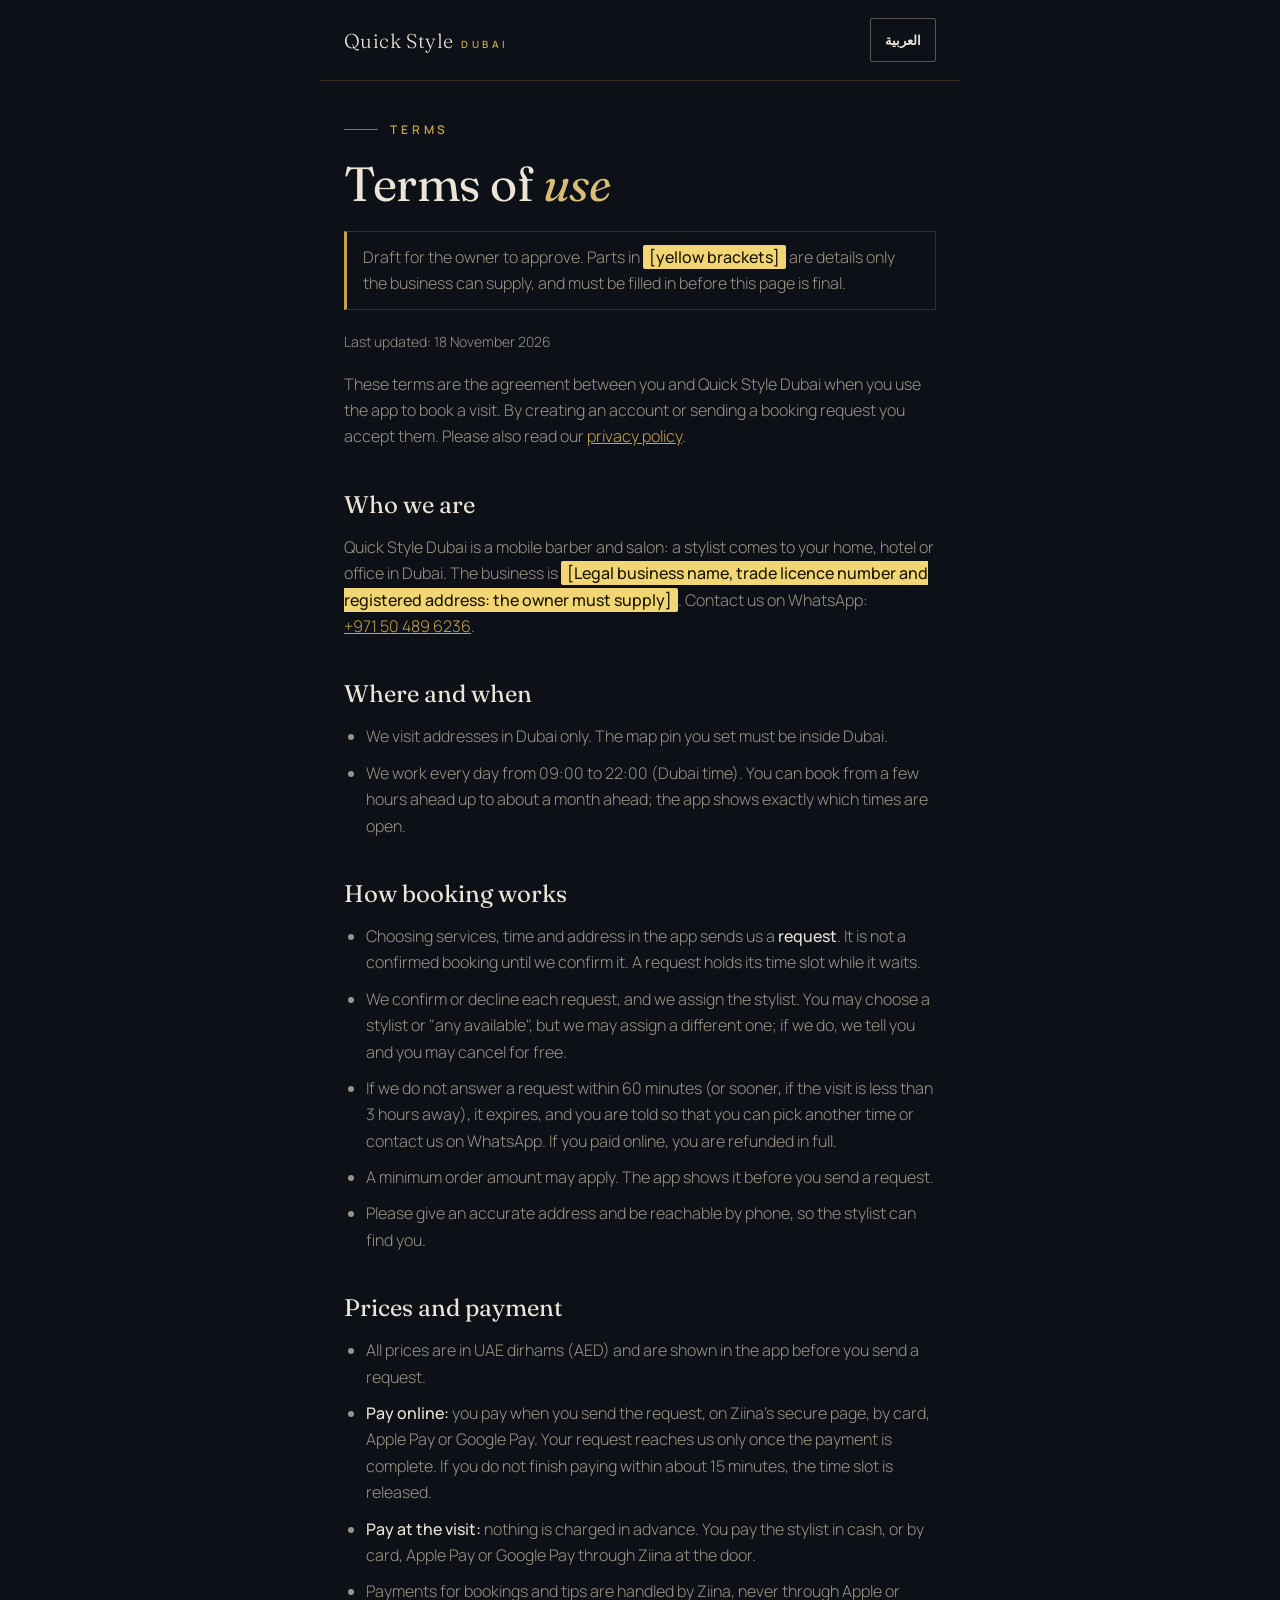
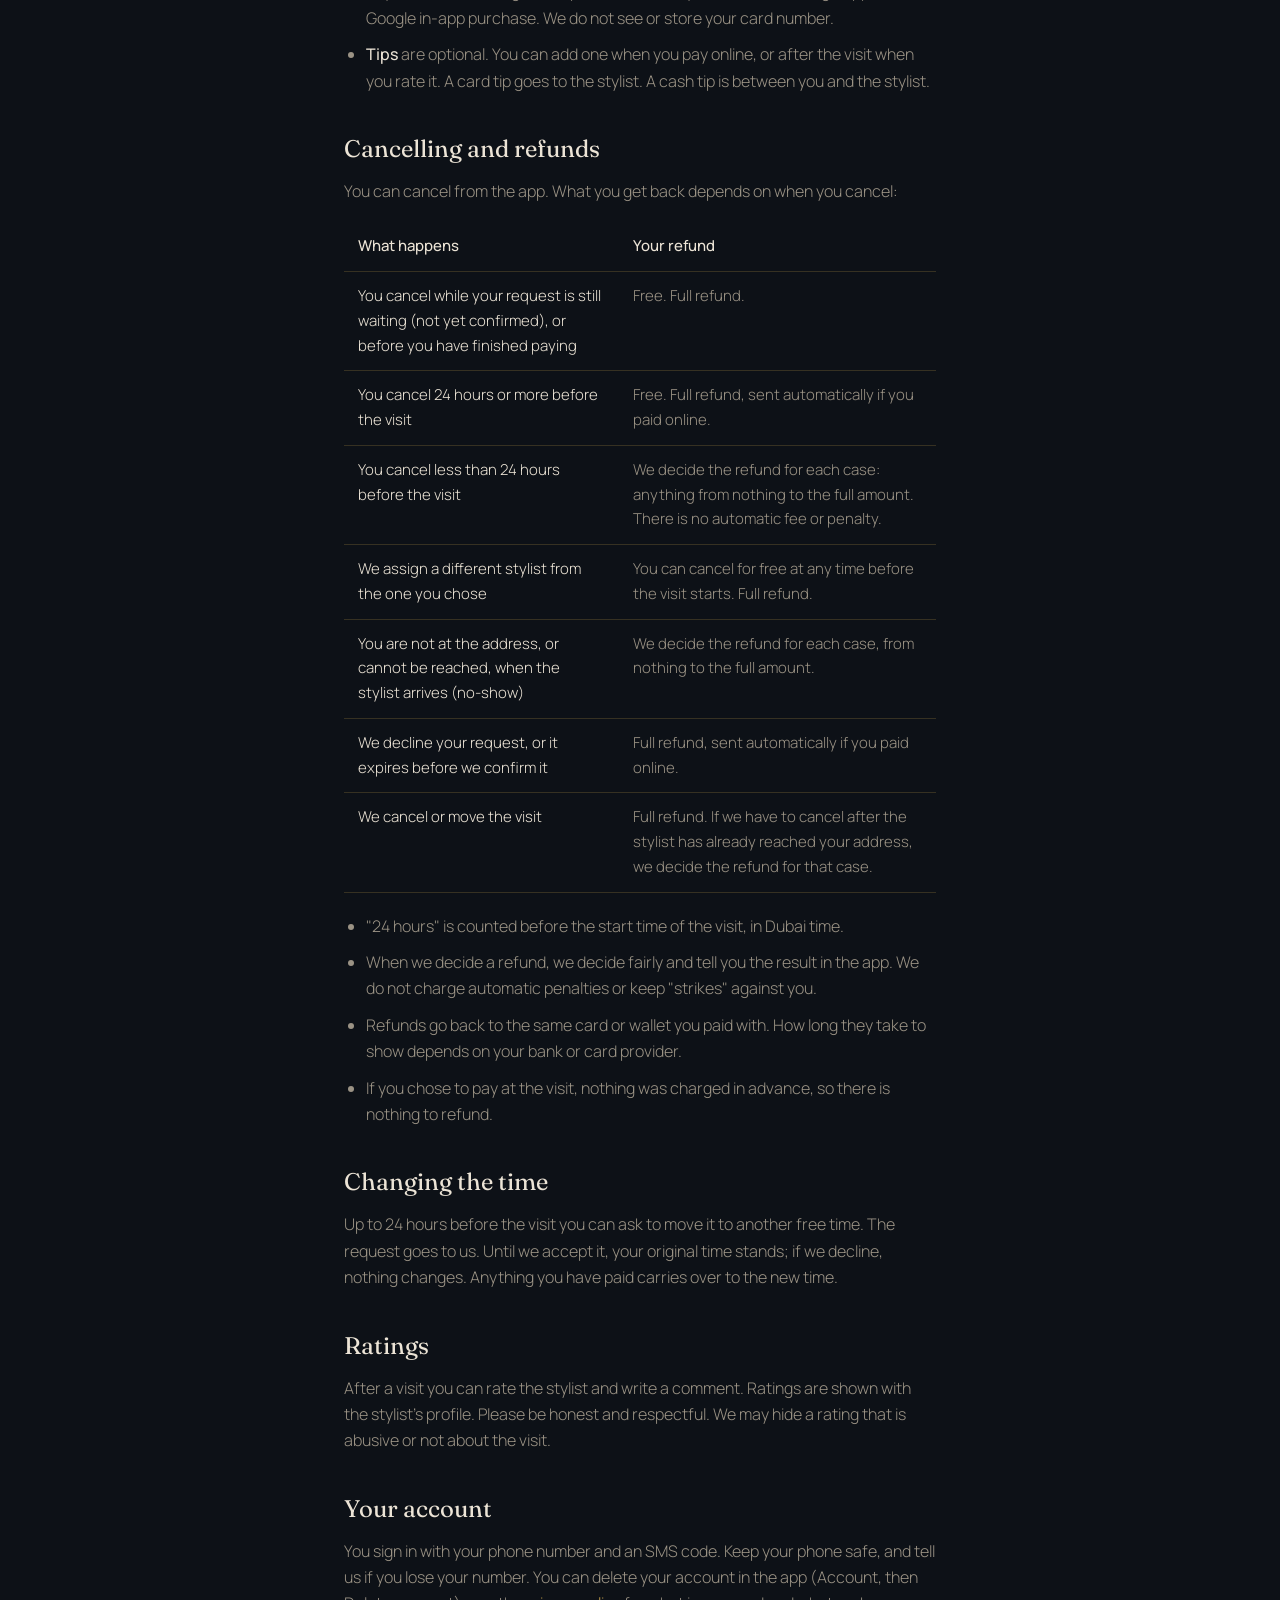
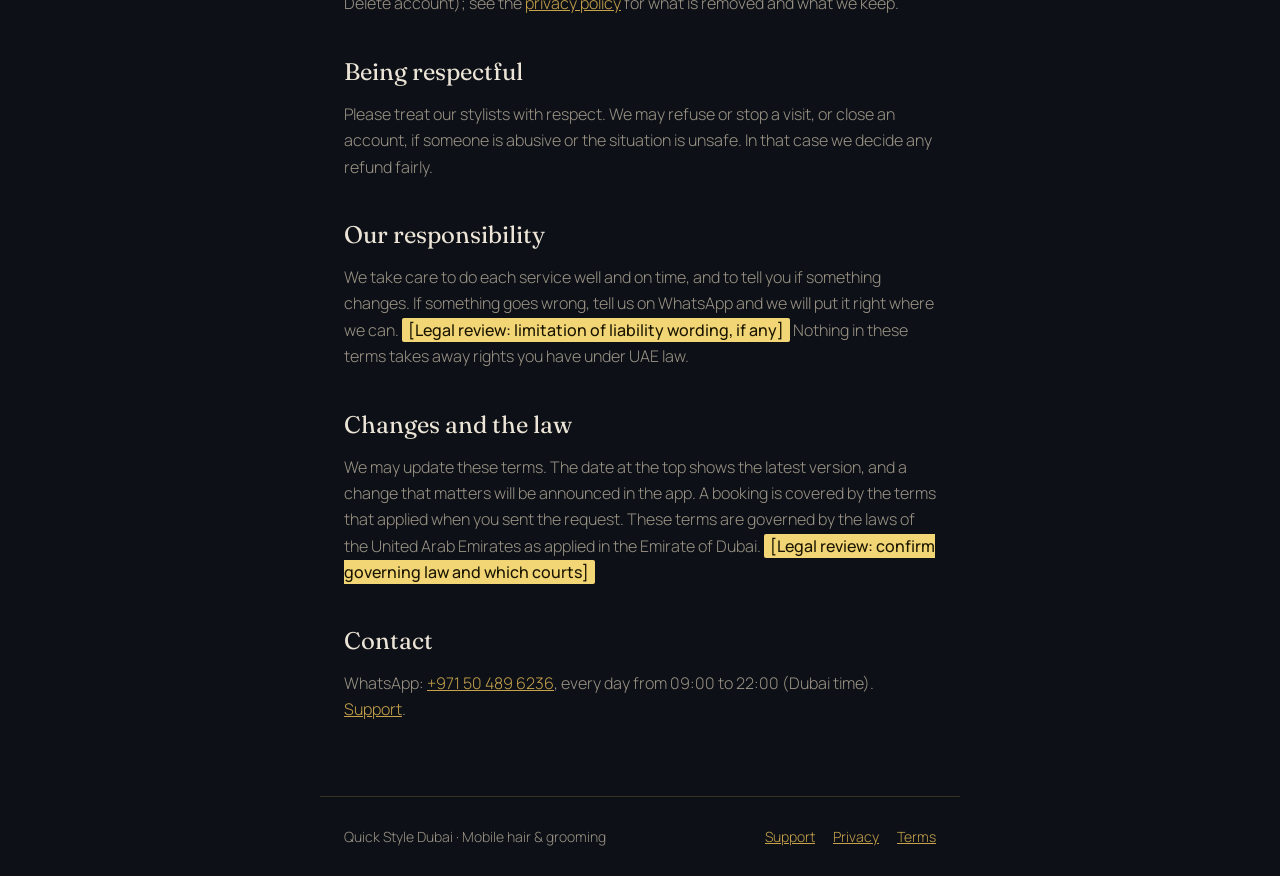
<file: terms/index.html>
<!doctype html>
<html lang="en" dir="ltr">
<head>
<meta charset="utf-8">
<meta name="viewport" content="width=device-width,initial-scale=1">
<meta name="robots" content="noindex">
<title>Terms of use · Quick Style Dubai</title>
<link rel="icon" href="../assets/favicon.svg" type="image/svg+xml">
<link rel="preconnect" href="https://fonts.googleapis.com">
<link rel="preconnect" href="https://fonts.gstatic.com" crossorigin>
<link rel="stylesheet" href="https://fonts.googleapis.com/css2?family=Amiri:wght@400;700&family=Fraunces:wght@300;400&family=IBM+Plex+Sans+Arabic:wght@300;500&family=Manrope:wght@300;500;600&display=swap">
<link rel="stylesheet" href="../assets/style.css">
</head>
<body lang="en">
<span hidden id="titles" data-en="Terms of use · Quick Style Dubai" data-ar="شروط الاستخدام · كويك ستايل دبي"></span>
<header><a class="brand" href="../"><span class="en">Quick Style<small>Dubai</small></span><span class="ar">كويك ستايل<small>دبي</small></span></a><button id="lang" class="lang" type="button"><span class="en">العربية</span><span class="ar">English</span></button></header>
<main class="doc">
<p class="eyebrow"><span class="en">Terms</span><span class="ar">الشروط</span></p>
<h1><span class="en">Terms of <em>use</em></span><span class="ar"><em>شروط</em> الاستخدام</span></h1>
<div class="draft"><p><span class="en">Draft for the owner to approve. Parts in <mark class="todo">[yellow brackets]</mark> are details only the business can supply, and must be filled in before this page is final.</span><span class="ar">مسودة بانتظار موافقة المالك. الأجزاء الموجودة داخل <mark class="todo">[أقواس صفراء]</mark> تفاصيل لا يملكها إلا النشاط التجاري، ويجب استكمالها قبل اعتماد الصفحة.</span></p></div><p class="updated"><span class="en">Last updated: 18 November 2026</span><span class="ar">آخر تحديث: <span class="num">18</span> نوفمبر <span class="num">2026</span></span></p><p><span class="en">These terms are the agreement between you and Quick Style Dubai when you use the app to book a visit. By creating an account or sending a booking request you accept them. Please also read our <a href="../privacy/">privacy policy</a>.</span><span class="ar">هذه الشروط هي الاتفاق بينكم وبين كويك ستايل دبي عند استخدام التطبيق لحجز زيارة. بإنشاء حساب أو إرسال طلب حجز فإنكم توافقون عليها. يرجى أيضًا قراءة <a href="../privacy/">سياسة الخصوصية</a>.</span></p><h2><span class="en">Who we are</span><span class="ar">من نحن</span></h2><p><span class="en">Quick Style Dubai is a mobile barber and salon: a stylist comes to your home, hotel or office in Dubai. The business is <mark class="todo">[Legal business name, trade licence number and registered address: the owner must supply]</mark>. Contact us on WhatsApp: <a class="num" href="https://wa.me/971504896236">+971 50 489 6236</a>.</span><span class="ar">كويك ستايل دبي خدمة حلاقة وصالون متنقل: يأتي المصفف إلى منزلكم أو فندقكم أو مكتبكم في دبي. النشاط التجاري هو <mark class="todo">[الاسم القانوني للنشاط ورقم الرخصة التجارية والعنوان المسجل: على المالك تزويدنا بها]</mark>. تواصلوا معنا عبر واتساب: <a class="num" href="https://wa.me/971504896236">+971 50 489 6236</a>.</span></p><h2><span class="en">Where and when</span><span class="ar">أين ومتى</span></h2><ul><li><span class="en">We visit addresses in Dubai only. The map pin you set must be inside Dubai.</span><span class="ar">نزور العناوين داخل دبي فقط. يجب أن يكون الدبوس الذي تضعونه داخل دبي.</span></li><li><span class="en">We work every day from 09:00 to 22:00 (Dubai time). You can book from a few hours ahead up to about a month ahead; the app shows exactly which times are open.</span><span class="ar">نعمل يوميًا من <span class="num">09:00</span> إلى <span class="num">22:00</span> بتوقيت دبي. يمكنكم الحجز قبل الموعد بساعات قليلة وحتى نحو شهر مقدمًا؛ يعرض التطبيق الأوقات المتاحة بدقة.</span></li></ul><h2><span class="en">How booking works</span><span class="ar">كيف يعمل الحجز</span></h2><ul><li><span class="en">Choosing services, time and address in the app sends us a <strong>request</strong>. It is not a confirmed booking until we confirm it. A request holds its time slot while it waits.</span><span class="ar">اختيار الخدمات والوقت والعنوان في التطبيق يرسل إلينا <strong>طلبًا</strong>. لا يصبح حجزًا مؤكدًا إلا بعد أن نؤكده. ويحجز الطلب الوقت المختار أثناء انتظاره.</span></li><li><span class="en">We confirm or decline each request, and we assign the stylist. You may choose a stylist or "any available", but we may assign a different one; if we do, we tell you and you may cancel for free.</span><span class="ar">نؤكد كل طلب أو نرفضه ونحن نُسند المصفف. يمكنكم اختيار مصفف أو "أي متاح"، لكن قد نُسند مصففًا آخر؛ وفي هذه الحالة نخبركم ويمكنكم الإلغاء مجانًا.</span></li><li><span class="en">If we do not answer a request within 60 minutes (or sooner, if the visit is less than 3 hours away), it expires, and you are told so that you can pick another time or contact us on WhatsApp. If you paid online, you are refunded in full.</span><span class="ar">إذا لم نرد على الطلب خلال <span class="num">60</span> دقيقة (أو أقل إذا كان موعد الزيارة بعد أقل من <span class="num">3</span> ساعات) ينتهي الطلب، ونخبركم لتختاروا وقتًا آخر أو تتواصلوا معنا عبر واتساب. وإذا دفعتم عبر الإنترنت فإن المبلغ يُسترد كاملًا.</span></li><li><span class="en">A minimum order amount may apply. The app shows it before you send a request.</span><span class="ar">قد يُطبَّق حد أدنى للطلب. يعرضه التطبيق قبل إرسال الطلب.</span></li><li><span class="en">Please give an accurate address and be reachable by phone, so the stylist can find you.</span><span class="ar">يرجى إدخال عنوان دقيق وأن تكونوا متاحين على الهاتف ليتمكن المصفف من الوصول إليكم.</span></li></ul><h2><span class="en">Prices and payment</span><span class="ar">الأسعار والدفع</span></h2><ul><li><span class="en">All prices are in UAE dirhams (AED) and are shown in the app before you send a request.</span><span class="ar">جميع الأسعار بالدرهم الإماراتي (AED) وتظهر في التطبيق قبل إرسال الطلب.</span></li><li><span class="en"><strong>Pay online:</strong> you pay when you send the request, on Ziina's secure page, by card, Apple Pay or Google Pay. Your request reaches us only once the payment is complete. If you do not finish paying within about 15 minutes, the time slot is released.</span><span class="ar"><strong>الدفع عبر الإنترنت:</strong> تدفعون عند إرسال الطلب في صفحة زيينا الآمنة، بالبطاقة أو أبل باي أو جوجل باي. لا يصلنا طلبكم إلا بعد اكتمال الدفع. وإن لم تُكملوا الدفع خلال نحو <span class="num">15</span> دقيقة يُفرج عن الوقت المحجوز.</span></li><li><span class="en"><strong>Pay at the visit:</strong> nothing is charged in advance. You pay the stylist in cash, or by card, Apple Pay or Google Pay through Ziina at the door.</span><span class="ar"><strong>الدفع عند الزيارة:</strong> لا يُخصم شيء مسبقًا. تدفعون للمصفف نقدًا، أو بالبطاقة أو أبل باي أو جوجل باي عبر زيينا عند الباب.</span></li><li><span class="en">Payments for bookings and tips are handled by Ziina, never through Apple or Google in-app purchase. We do not see or store your card number.</span><span class="ar">تتولى زيينا مدفوعات الحجوزات والإكراميات، ولا تتم أبدًا عبر المشتريات داخل التطبيق من أبل أو جوجل. لا نرى رقم بطاقتكم ولا نخزّنه.</span></li><li><span class="en"><strong>Tips</strong> are optional. You can add one when you pay online, or after the visit when you rate it. A card tip goes to the stylist. A cash tip is between you and the stylist.</span><span class="ar"><strong>الإكرامية</strong> اختيارية. يمكنكم إضافتها عند الدفع عبر الإنترنت، أو بعد الزيارة عند التقييم. الإكرامية بالبطاقة تذهب إلى المصفف، والإكرامية النقدية بينكم وبينه.</span></li></ul><h2><span class="en">Cancelling and refunds</span><span class="ar">الإلغاء والاسترداد</span></h2><p><span class="en">You can cancel from the app. What you get back depends on when you cancel:</span><span class="ar">يمكنكم الإلغاء من التطبيق. ويعتمد ما تستردونه على وقت الإلغاء:</span></p><div class="table-wrap"><table><thead><tr><th><span class="en">What happens</span><span class="ar">ما الحالة</span></th><th><span class="en">Your refund</span><span class="ar">الاسترداد</span></th></tr></thead><tbody><tr><td><span class="en">You cancel while your request is still waiting (not yet confirmed), or before you have finished paying</span><span class="ar">تلغون والطلب ما زال بالانتظار (لم يُؤكَّد بعد)، أو قبل إتمام الدفع</span></td><td><span class="en">Free. Full refund.</span><span class="ar">مجاني. استرداد كامل.</span></td></tr><tr><td><span class="en">You cancel 24 hours or more before the visit</span><span class="ar">تلغون قبل موعد الزيارة بـ <span class="num">24</span> ساعة أو أكثر</span></td><td><span class="en">Free. Full refund, sent automatically if you paid online.</span><span class="ar">مجاني. استرداد كامل يُرسل تلقائيًا إذا دفعتم عبر الإنترنت.</span></td></tr><tr><td><span class="en">You cancel less than 24 hours before the visit</span><span class="ar">تلغون قبل موعد الزيارة بأقل من <span class="num">24</span> ساعة</span></td><td><span class="en">We decide the refund for each case: anything from nothing to the full amount. There is no automatic fee or penalty.</span><span class="ar">نقرّر الاسترداد في كل حالة على حدة: من لا شيء إلى المبلغ كاملًا. لا توجد رسوم أو غرامات تلقائية.</span></td></tr><tr><td><span class="en">We assign a different stylist from the one you chose</span><span class="ar">نُسند الزيارة إلى مصفف غير الذي اخترتموه</span></td><td><span class="en">You can cancel for free at any time before the visit starts. Full refund.</span><span class="ar">يمكنكم الإلغاء مجانًا في أي وقت قبل بدء الزيارة. استرداد كامل.</span></td></tr><tr><td><span class="en">You are not at the address, or cannot be reached, when the stylist arrives (no-show)</span><span class="ar">لا تكونون في العنوان أو لا يمكن الوصول إليكم عند وصول المصفف (عدم حضور)</span></td><td><span class="en">We decide the refund for each case, from nothing to the full amount.</span><span class="ar">نقرّر الاسترداد في كل حالة على حدة، من لا شيء إلى المبلغ كاملًا.</span></td></tr><tr><td><span class="en">We decline your request, or it expires before we confirm it</span><span class="ar">نرفض طلبكم، أو ينتهي الطلب قبل أن نؤكده</span></td><td><span class="en">Full refund, sent automatically if you paid online.</span><span class="ar">استرداد كامل يُرسل تلقائيًا إذا دفعتم عبر الإنترنت.</span></td></tr><tr><td><span class="en">We cancel or move the visit</span><span class="ar">نلغي الزيارة أو ننقلها نحن</span></td><td><span class="en">Full refund. If we have to cancel after the stylist has already reached your address, we decide the refund for that case.</span><span class="ar">استرداد كامل. وإذا اضطررنا للإلغاء بعد وصول المصفف إلى عنوانكم، نقرّر الاسترداد في تلك الحالة.</span></td></tr></tbody></table></div><ul><li><span class="en">"24 hours" is counted before the start time of the visit, in Dubai time.</span><span class="ar">تُحسب "<span class="num">24</span> ساعة" قبل وقت بدء الزيارة بتوقيت دبي.</span></li><li><span class="en">When we decide a refund, we decide fairly and tell you the result in the app. We do not charge automatic penalties or keep "strikes" against you.</span><span class="ar">عندما نقرّر استردادًا فإننا نقرره بإنصاف ونخبركم بالنتيجة في التطبيق. لا نفرض غرامات تلقائية ولا نسجّل "مخالفات" عليكم.</span></li><li><span class="en">Refunds go back to the same card or wallet you paid with. How long they take to show depends on your bank or card provider.</span><span class="ar">تعود الاستردادات إلى البطاقة أو المحفظة نفسها التي دفعتم بها. وتعتمد مدة ظهورها على مصرفكم أو مزود بطاقتكم.</span></li><li><span class="en">If you chose to pay at the visit, nothing was charged in advance, so there is nothing to refund.</span><span class="ar">إذا اخترتم الدفع عند الزيارة فلم يُخصم شيء مسبقًا، وبالتالي لا يوجد ما يُسترد.</span></li></ul><h2><span class="en">Changing the time</span><span class="ar">تغيير الموعد</span></h2><p><span class="en">Up to 24 hours before the visit you can ask to move it to another free time. The request goes to us. Until we accept it, your original time stands; if we decline, nothing changes. Anything you have paid carries over to the new time.</span><span class="ar">حتى <span class="num">24</span> ساعة قبل الزيارة يمكنكم طلب نقلها إلى وقت آخر متاح. يصلنا الطلب، وإلى أن نقبله يبقى موعدكم الأصلي قائمًا؛ وإذا رفضناه فلا يتغير شيء. وما دفعتموه ينتقل إلى الموعد الجديد.</span></p><h2><span class="en">Ratings</span><span class="ar">التقييمات</span></h2><p><span class="en">After a visit you can rate the stylist and write a comment. Ratings are shown with the stylist's profile. Please be honest and respectful. We may hide a rating that is abusive or not about the visit.</span><span class="ar">بعد الزيارة يمكنكم تقييم المصفف وكتابة تعليق. تظهر التقييمات في ملف المصفف. نرجو الصدق والاحترام. قد نخفي أي تقييم مسيء أو لا يتعلق بالزيارة.</span></p><h2><span class="en">Your account</span><span class="ar">حسابكم</span></h2><p><span class="en">You sign in with your phone number and an SMS code. Keep your phone safe, and tell us if you lose your number. You can delete your account in the app (Account, then Delete account); see the <a href="../privacy/">privacy policy</a> for what is removed and what we keep.</span><span class="ar">تسجلون الدخول برقم هاتفكم ورمز يصلكم برسالة نصية. حافظوا على هاتفكم وأبلغونا إذا فقدتم رقمكم. يمكنكم حذف حسابكم من التطبيق (الحساب ثم حذف الحساب)؛ راجعوا <a href="../privacy/">سياسة الخصوصية</a> لمعرفة ما يُزال وما نحتفظ به.</span></p><h2><span class="en">Being respectful</span><span class="ar">الاحترام المتبادل</span></h2><p><span class="en">Please treat our stylists with respect. We may refuse or stop a visit, or close an account, if someone is abusive or the situation is unsafe. In that case we decide any refund fairly.</span><span class="ar">نرجو معاملة مصففينا باحترام. يجوز لنا رفض زيارة أو إيقافها أو إغلاق حساب إذا كان هناك إساءة أو كان الوضع غير آمن، وفي هذه الحالة نقرّر أي استرداد بإنصاف.</span></p><h2><span class="en">Our responsibility</span><span class="ar">مسؤوليتنا</span></h2><p><span class="en">We take care to do each service well and on time, and to tell you if something changes. If something goes wrong, tell us on WhatsApp and we will put it right where we can. <mark class="todo">[Legal review: limitation of liability wording, if any]</mark> Nothing in these terms takes away rights you have under UAE law.</span><span class="ar">نحرص على تقديم كل خدمة بإتقان وفي موعدها، وعلى إخباركم بأي تغيير. وإذا حدث خطأ فأخبرونا عبر واتساب وسنصحح الأمر قدر المستطاع. <mark class="todo">[مراجعة قانونية: صياغة تحديد المسؤولية، إن وُجدت]</mark> ولا يسلب شيء في هذه الشروط حقوقكم بموجب قوانين دولة الإمارات.</span></p><h2><span class="en">Changes and the law</span><span class="ar">التغييرات والقانون المطبق</span></h2><p><span class="en">We may update these terms. The date at the top shows the latest version, and a change that matters will be announced in the app. A booking is covered by the terms that applied when you sent the request. These terms are governed by the laws of the United Arab Emirates as applied in the Emirate of Dubai. <mark class="todo">[Legal review: confirm governing law and which courts]</mark></span><span class="ar">قد نحدّث هذه الشروط. يبيّن التاريخ في الأعلى آخر نسخة، وسنعلن في التطبيق عن أي تغيير مهم. يخضع كل حجز للشروط السارية وقت إرسالكم الطلب. تخضع هذه الشروط لقوانين دولة الإمارات العربية المتحدة كما تُطبَّق في إمارة دبي. <mark class="todo">[مراجعة قانونية: تأكيد القانون الواجب التطبيق والمحاكم المختصة]</mark></span></p><h2><span class="en">Contact</span><span class="ar">التواصل</span></h2><p><span class="en">WhatsApp: <a class="num" href="https://wa.me/971504896236">+971 50 489 6236</a>, every day from 09:00 to 22:00 (Dubai time). <a href="../support/">Support</a>.</span><span class="ar">واتساب: <a class="num" href="https://wa.me/971504896236">+971 50 489 6236</a>، يوميًا من <span class="num">09:00</span> إلى <span class="num">22:00</span> بتوقيت دبي. <a href="../support/">الدعم</a>.</span></p>
</main>
<footer><span class="en">Quick Style Dubai · Mobile hair &amp; grooming</span><span class="ar">كويك ستايل دبي · العناية بالشعر والحلاقة المتنقلة</span><span class="links"><a href="../support/"><span class="en">Support</span><span class="ar">الدعم</span></a><a href="../privacy/"><span class="en">Privacy</span><span class="ar">الخصوصية</span></a><a href="../terms/"><span class="en">Terms</span><span class="ar">الشروط</span></a></span></footer>
<script src="../assets/lang.js"></script>
</body>
</html>
</file>
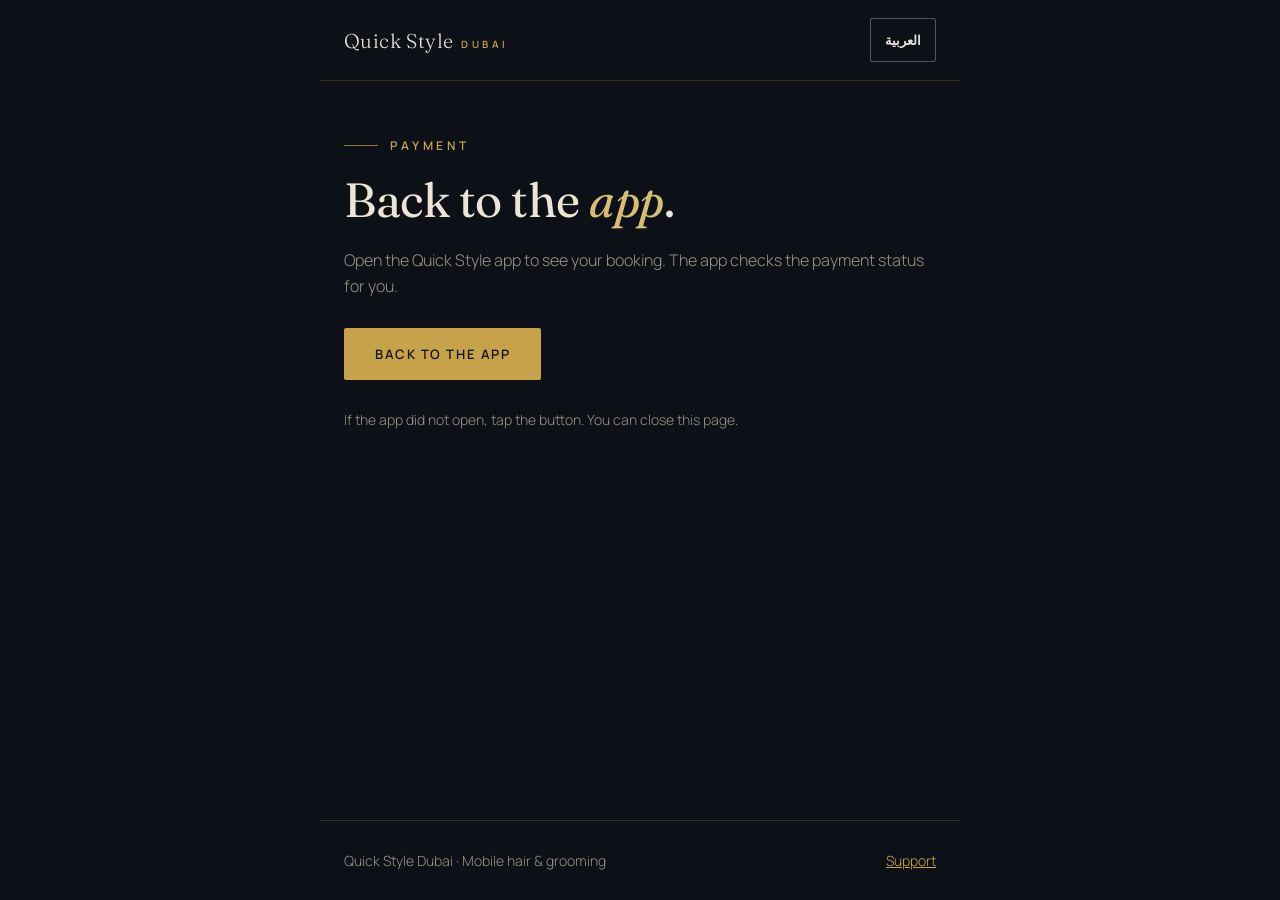
<file: pay/return/index.html>
<!doctype html>
<html lang="en" dir="ltr">
<head>
<meta charset="utf-8">
<meta name="viewport" content="width=device-width,initial-scale=1">
<meta name="robots" content="noindex">
<title>Back to the app · Quick Style Dubai</title>
<link rel="icon" href="../../assets/favicon.svg" type="image/svg+xml">
<link rel="preconnect" href="https://fonts.googleapis.com">
<link rel="preconnect" href="https://fonts.gstatic.com" crossorigin>
<link rel="stylesheet" href="https://fonts.googleapis.com/css2?family=Amiri:wght@400;700&family=Fraunces:wght@300;400&family=IBM+Plex+Sans+Arabic:wght@300;500&family=Manrope:wght@300;500;600&display=swap">
<link rel="stylesheet" href="../../assets/style.css">
</head>
<body lang="en">
<span hidden id="titles" data-en="Back to the app · Quick Style Dubai" data-ar="العودة إلى التطبيق · كويك ستايل دبي"></span>
<header><a class="brand" href="../../"><span class="en">Quick Style<small>Dubai</small></span><span class="ar">كويك ستايل<small>دبي</small></span></a><button id="lang" class="lang" type="button"><span class="en">العربية</span><span class="ar">English</span></button></header>
<main>
<p class="eyebrow"><span class="en">Payment</span><span class="ar">الدفع</span></p>
<h1><span class="en">Back to the <em>app</em>.</span><span class="ar">العودة إلى <em>التطبيق</em>.</span></h1>
<p><span class="en">Open the Quick Style app to see your booking. The app checks the payment status for you.</span><span class="ar">افتحوا تطبيق كويك ستايل لرؤية حجزكم. يتحقق التطبيق من حالة الدفع بنفسه.</span></p>
<div class="actions"><a id="open" class="btn btn-gold" href="quickstyle://payment-return"><span class="en">Back to the app</span><span class="ar">العودة إلى التطبيق</span></a></div>
<p class="note"><span class="en">If the app did not open, tap the button. You can close this page.</span><span class="ar">إن لم يُفتح التطبيق فاضغطوا الزر. يمكنكم إغلاق هذه الصفحة.</span></p>
</main>
<footer><span class="en">Quick Style Dubai · Mobile hair &amp; grooming</span><span class="ar">كويك ستايل دبي · العناية بالشعر والحلاقة المتنقلة</span><a href="../../support/"><span class="en">Support</span><span class="ar">الدعم</span></a></footer>
<script src="../../assets/lang.js"></script>
<script src="return.js"></script>
</body>
</html>
</file>
<file: assets/style.css>
:root{--bg:#0d1117;--ink:#ece4d6;--muted:#9b9385;--gold:#c7a24b;--gold-soft:#d8bd76;--on-gold:#10141b;--line:#c7a24b38;--ghost:#ece4d652}
*{box-sizing:border-box}
html{background:var(--bg)}
body{margin:0;min-height:100vh;display:flex;flex-direction:column;background:var(--bg);color:var(--ink);font:300 16px/1.65 Manrope,system-ui,sans-serif}
body[lang=ar]{font-family:"IBM Plex Sans Arabic",Manrope,system-ui,sans-serif;line-height:1.85}
header,main,footer{width:100%;max-width:640px;margin:0 auto;padding-inline:24px}
header{display:flex;justify-content:space-between;align-items:center;padding-block:18px;border-bottom:1px solid var(--line)}
.brand{font:300 20px Fraunces,Georgia,serif;letter-spacing:.02em;color:var(--ink);text-decoration:none}
.brand small{font:600 10px Manrope,sans-serif;letter-spacing:.34em;text-transform:uppercase;color:var(--gold);margin-inline-start:8px}
body[lang=ar] .brand{font-family:Amiri,Georgia,serif;letter-spacing:normal}
body[lang=ar] .brand small{font-family:inherit;letter-spacing:normal;text-transform:none;font-size:12px}
main{flex:1;padding-block:56px}
.eyebrow{font:600 12px Manrope,sans-serif;letter-spacing:.32em;text-transform:uppercase;color:var(--gold);display:flex;align-items:center;gap:12px;margin:0 0 20px}
.eyebrow::before{content:"";width:34px;height:1px;background:var(--gold);opacity:.7}
body[lang=ar] .eyebrow{font-family:inherit;font-size:14px;letter-spacing:normal;text-transform:none}
h1{font:400 clamp(34px,9vw,48px)/1.1 Fraunces,Georgia,serif;letter-spacing:-.01em;margin:0 0 20px}
body[lang=ar] h1{font-family:Amiri,Georgia,serif;letter-spacing:normal;line-height:1.3}
h1 em{color:var(--gold-soft)}
p{color:var(--muted);margin:0 0 18px}
a{color:var(--gold)}
.btn{display:inline-flex;align-items:center;justify-content:center;min-height:52px;min-width:44px;padding:16px 30px;border-radius:2px;font:600 13px Manrope,sans-serif;letter-spacing:.12em;text-transform:uppercase;text-decoration:none;cursor:pointer;border:1px solid transparent;transition:transform .3s cubic-bezier(.22,.61,.36,1),background .3s}
body[lang=ar] .btn{font-family:inherit;letter-spacing:normal;text-transform:none;font-size:16px}
.btn-gold{background:var(--gold);color:var(--on-gold)}
.btn-gold:hover{background:var(--gold-soft);transform:translateY(-3px)}
.btn-ghost{background:transparent;color:var(--ink);border-color:var(--ghost)}
.btn-ghost:hover{border-color:var(--gold);color:var(--gold);transform:translateY(-3px)}
.actions{display:flex;flex-wrap:wrap;gap:14px;margin:28px 0}
.note{font-size:14px}
footer{padding-block:28px;border-top:1px solid var(--line);font-size:14px;color:var(--muted);display:flex;justify-content:space-between;gap:16px;flex-wrap:wrap}
.lang{background:none;border:1px solid var(--ghost);color:var(--ink);min-height:44px;min-width:44px;padding:0 14px;border-radius:2px;font:600 13px Manrope,sans-serif;cursor:pointer}
body[lang=ar] .lang{font-family:inherit}
.lang:hover{border-color:var(--gold);color:var(--gold)}
body[lang=ar] .en,body[lang=en] .ar,[hidden]{display:none!important}
.num{direction:ltr;unicode-bidi:isolate;display:inline-block}
:focus-visible{outline:2px solid var(--gold-soft);outline-offset:3px}
@media (prefers-reduced-motion:reduce){*{transition:none!important}}
/* Legal and support pages */
main.doc{padding-block:40px 56px}
.doc h2{font:400 24px/1.25 Fraunces,Georgia,serif;color:var(--ink);margin:40px 0 14px}
body[lang=ar] .doc h2{font-family:Amiri,Georgia,serif;font-size:26px;line-height:1.5}
.doc ul{margin:0 0 18px;padding-inline-start:22px;color:var(--muted)}
.doc li{margin-bottom:10px}
.doc strong{color:var(--ink);font-weight:500}
.updated{font-size:14px}
.draft{border:1px solid var(--line);border-inline-start:3px solid var(--gold);padding:12px 16px;margin:0 0 20px}
.draft p{margin:0}
mark.todo{background:#f2d675;color:#1a1500;padding:1px 6px;border-radius:2px;font-weight:500}
.table-wrap{overflow-x:auto;margin:0 0 20px}
table{width:100%;border-collapse:collapse;font-size:15px}
th,td{text-align:start;vertical-align:top;padding:12px 14px;border-bottom:1px solid var(--line);color:var(--muted)}
th{color:var(--ink);font-weight:500}
td:first-child{color:var(--ink)}
details{border-bottom:1px solid var(--line);padding:4px 0}
summary{cursor:pointer;min-height:44px;display:flex;align-items:center;color:var(--ink);font-weight:500}
details p{margin:0 0 14px}
footer .links{display:flex;gap:18px;flex-wrap:wrap}
</file>
